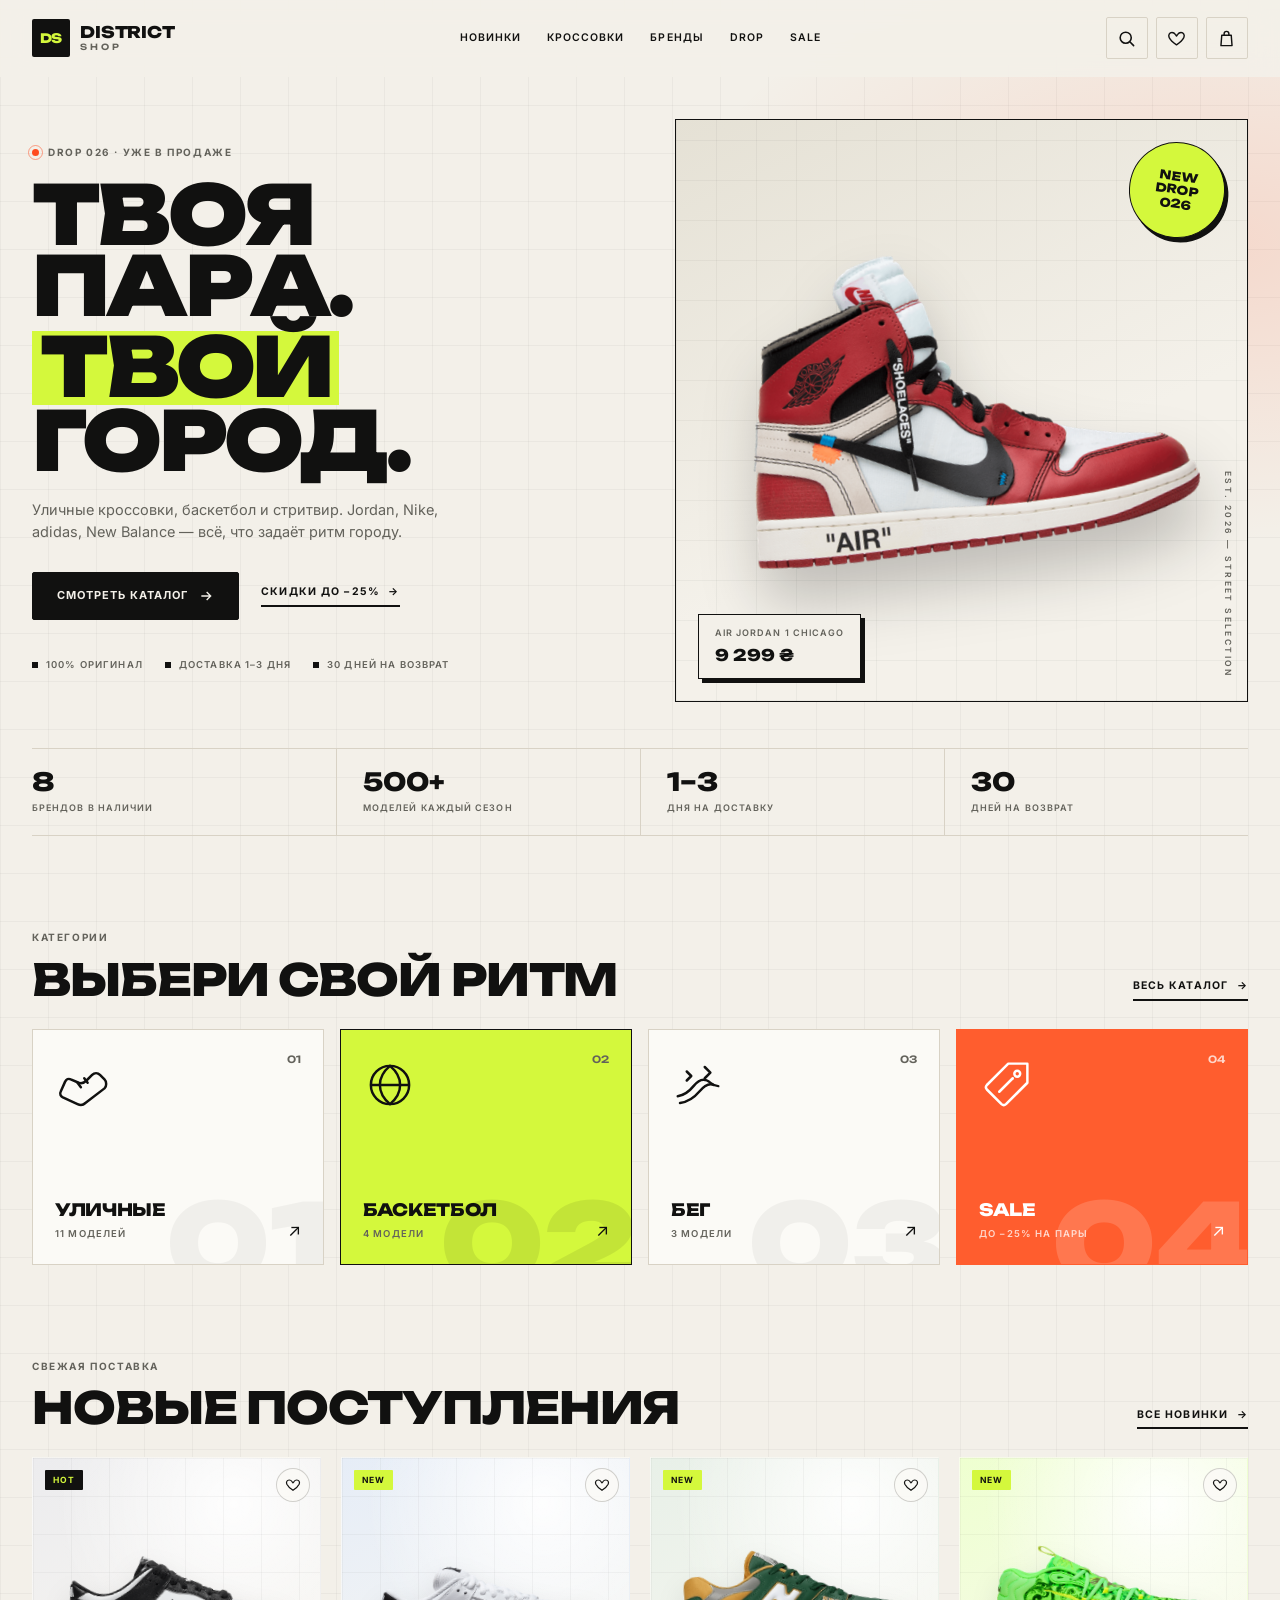
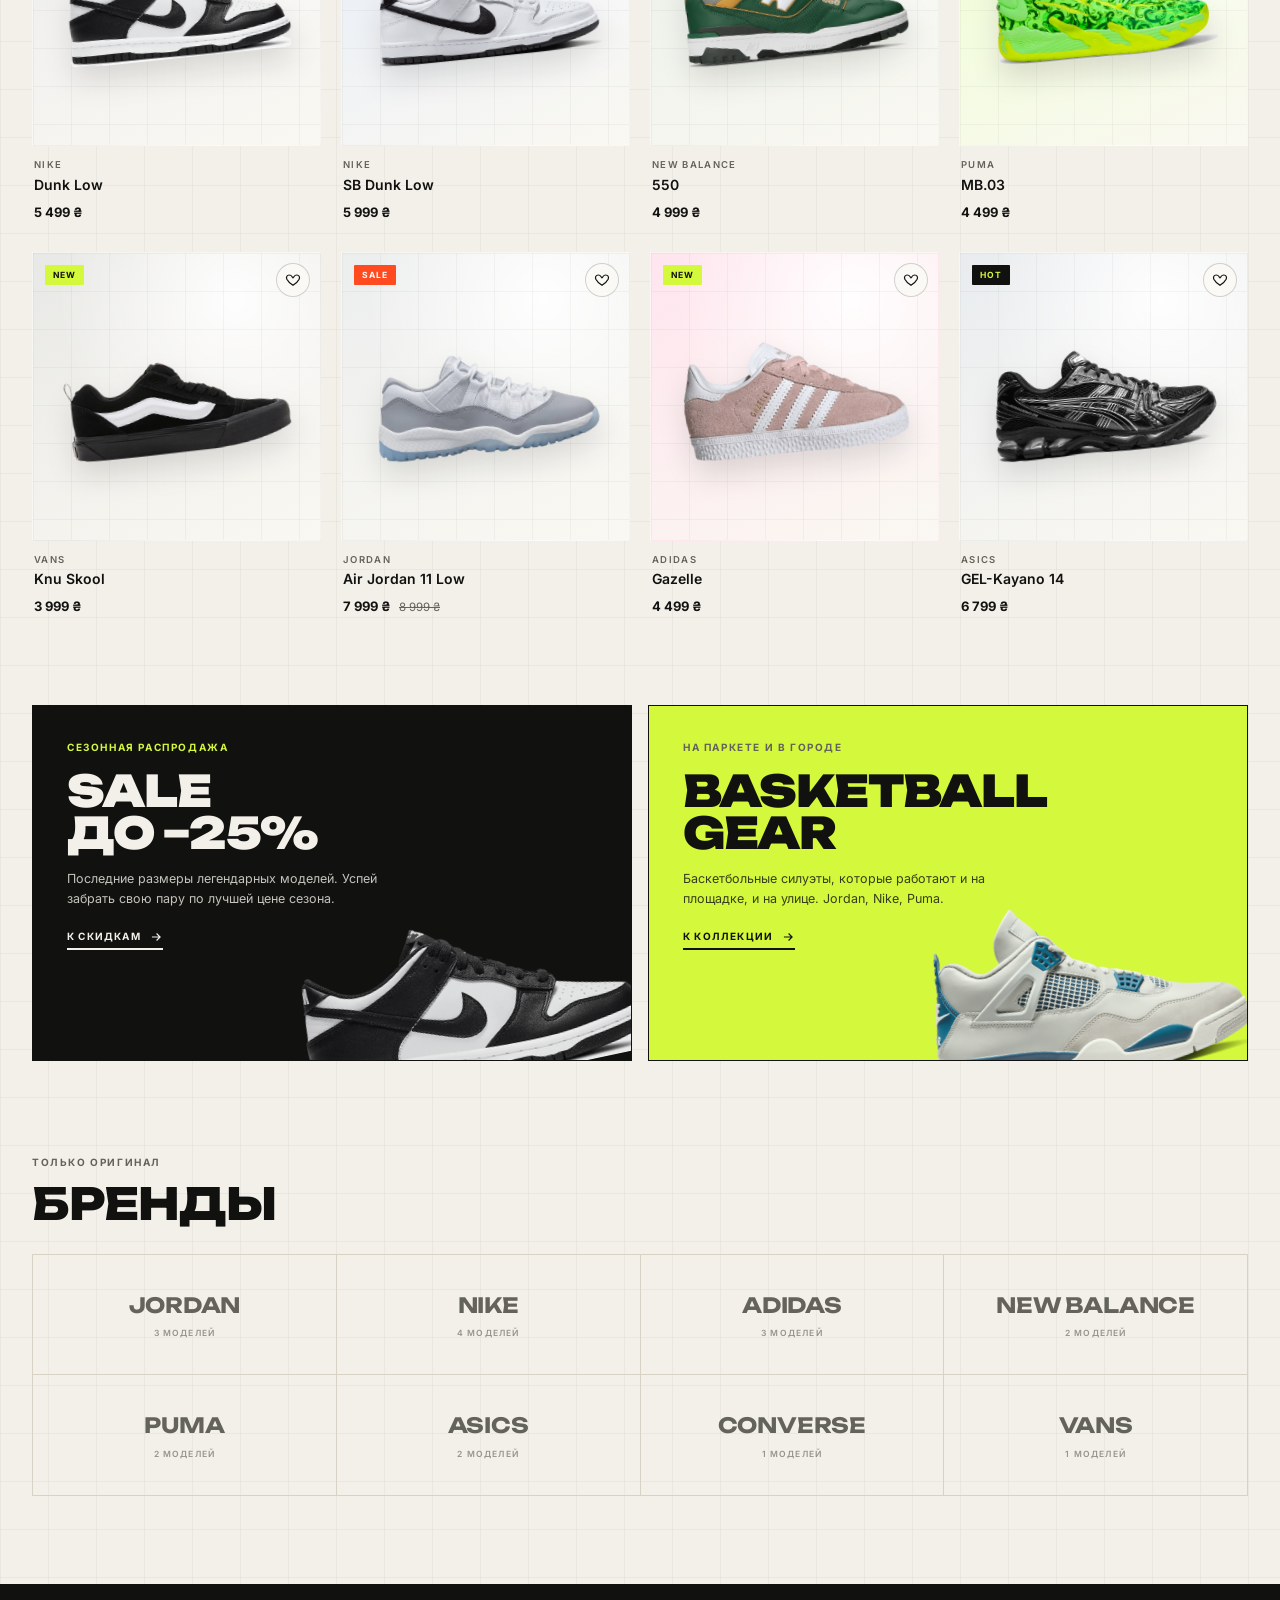
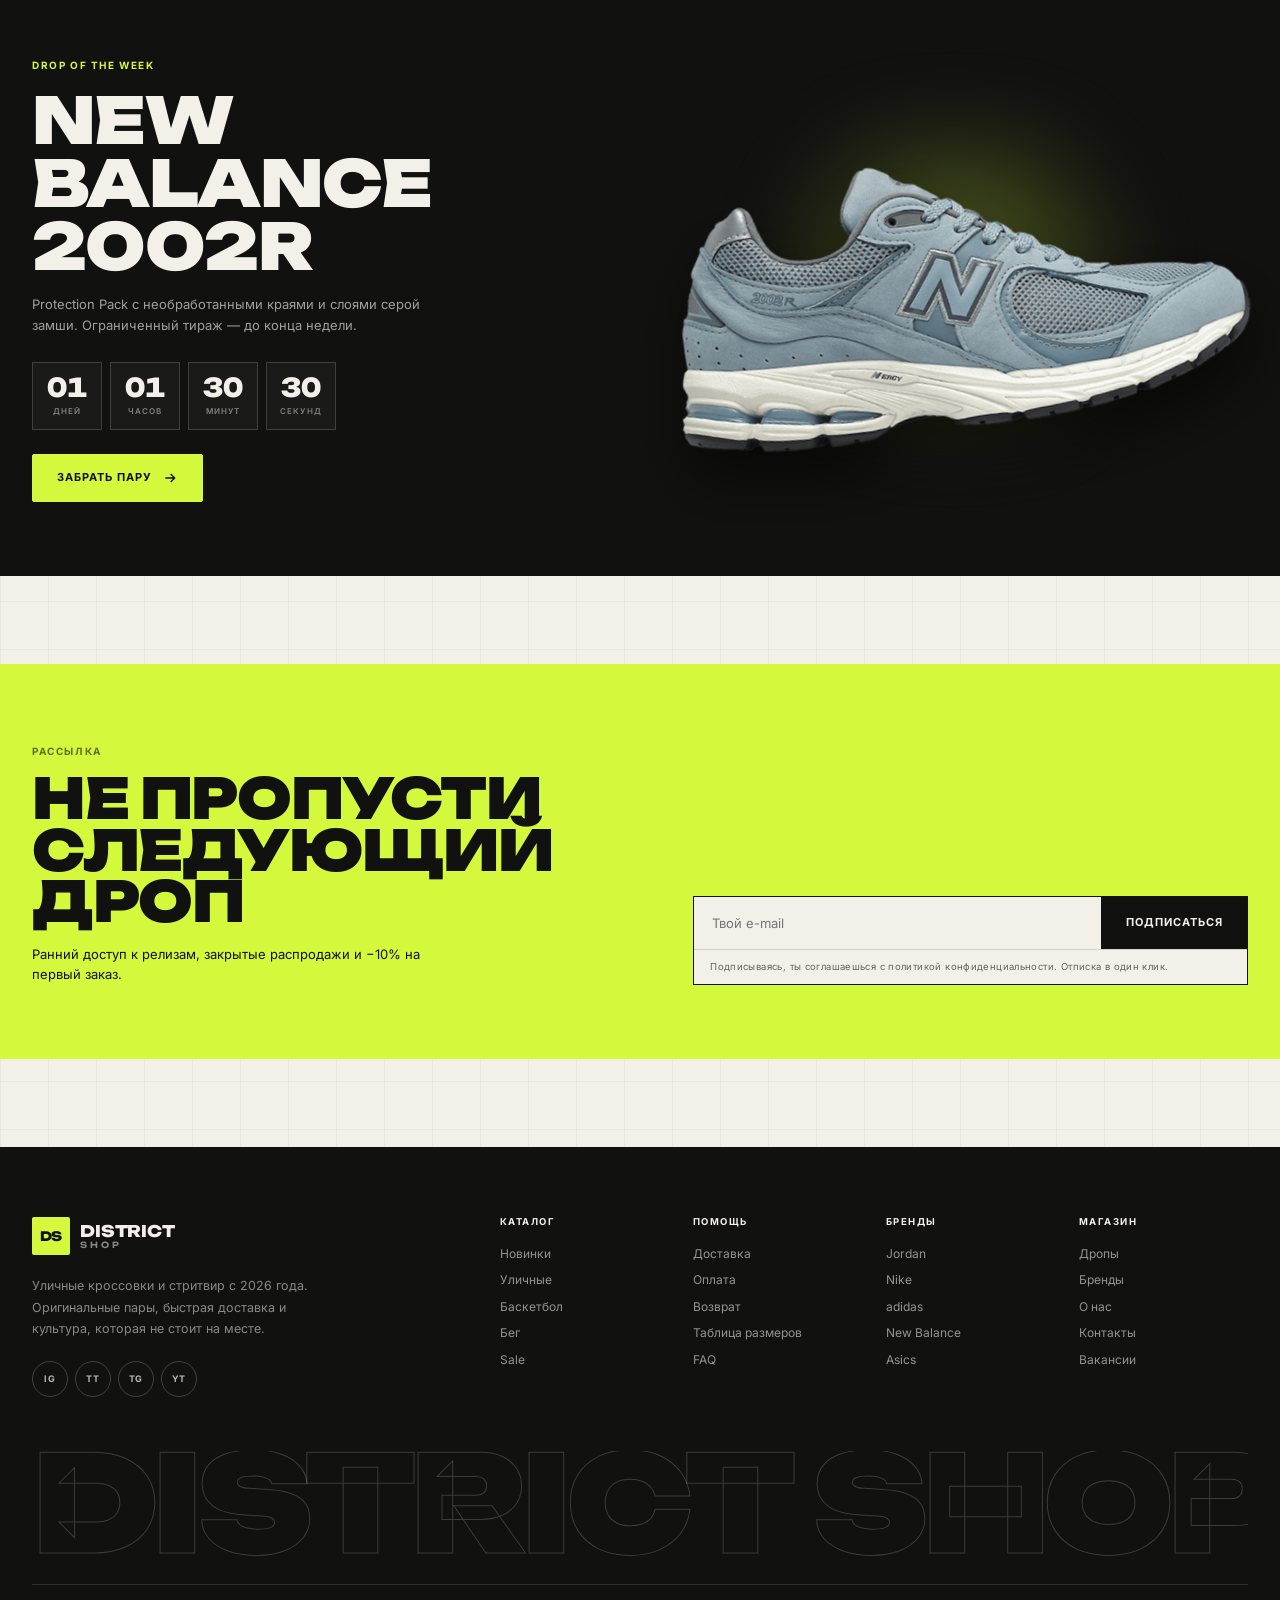
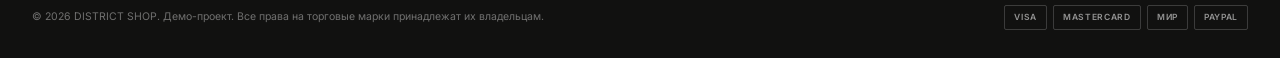
<file: index.html>
<!DOCTYPE html>
<html lang="ru">
<head>
  <meta charset="UTF-8">
  <meta name="viewport" content="width=device-width, initial-scale=1.0">
  <title>DISTRICT SHOP — уличные кроссовки, баскетбол и стритвир</title>
  <meta name="description" content="DISTRICT SHOP — магазин оригинальных уличных кроссовок и стритвира. Jordan, Nike, adidas, New Balance, Puma, Asics. Доставка 1–3 дня, возврат 30 дней.">
  <link rel="preconnect" href="https://fonts.googleapis.com">
  <link rel="preconnect" href="https://fonts.gstatic.com" crossorigin>
  <link href="https://fonts.googleapis.com/css2?family=Inter:wght@400;500;600;700&family=Unbounded:wght@400;600;700;800;900&display=swap" rel="stylesheet">
  <link rel="stylesheet" href="css/styles.css">
</head>
<body data-page="home">
  <div id="site-header"></div>

  <main>
    <section class="hero">
      <div class="container hero-grid">
        <div class="hero-copy">
          <span class="eyebrow"><span class="pulse"></span> DROP 026 · УЖЕ В ПРОДАЖЕ</span>
          <h1 class="hero-title">ТВОЯ<br>ПAРA.<br><span class="mark">ТВОЙ</span> ГОРОД.</h1>
          <p class="hero-text">Уличные кроссовки, баскетбол и стритвир. Jordan, Nike, adidas, New Balance — всё, что задаёт ритм городу.</p>
          <div class="hero-actions">
            <a class="btn btn--dark" href="catalog.html">
              Смотреть каталог
              <svg viewBox="0 0 24 24" fill="none" stroke="currentColor" stroke-width="2"><path d="M5 12h14M13 6l6 6-6 6"/></svg>
            </a>
              <a class="link-arrow" href="catalog.html?sale=1">Скидки до −25%</a>
          </div>
          <ul class="hero-tags">
            <li>100% оригинал</li>
            <li>Доставка 1–3 дня</li>
            <li>30 дней на возврат</li>
          </ul>
        </div>

        <div class="hero-media">
          <div class="hero-art" id="hero-art"></div>
          <div class="hero-sticker">NEW<br>DROP<br>026</div>
          <div class="hero-price-card">
            <span>Air Jordan 1 Chicago</span>
            <strong>9 299 ₴</strong>
          </div>
          <span class="hero-side-label">EST. 2026 — STREET SELECTION</span>
        </div>
      </div>

      <div class="container">
        <div class="stats">
          <div class="stat"><strong>8</strong><span>брендов в наличии</span></div>
          <div class="stat"><strong>500+</strong><span>моделей каждый сезон</span></div>
          <div class="stat"><strong>1–3</strong><span>дня на доставку</span></div>
          <div class="stat"><strong>30</strong><span>дней на возврат</span></div>
        </div>
      </div>
    </section>

    <section class="section">
      <div class="container">
        <div class="section-head">
          <div>
            <span class="eyebrow">Категории</span>
            <h2>ВЫБЕРИ СВОЙ РИТМ</h2>
          </div>
          <a class="link-arrow" href="catalog.html">Весь каталог</a>
        </div>

        <div class="cat-grid">
          <a class="cat-card" href="catalog.html?category=street" data-index="01">
            <span class="cat-index">01</span>
            <span class="cat-icon">
              <svg viewBox="0 0 48 48" fill="none" stroke="currentColor" stroke-width="2.2" stroke-linecap="round" stroke-linejoin="round"><path d="M5 30l4-9c1-2 3-3 5-2l7 3c3 1 5 0 7-2l5-5c2-2 5-2 7 0l4 4c2 2 2 6 0 8L27 40c-2 2-5 2-7 1L7 35c-2-1-3-3-2-5z"/><path d="M20 22l3 4M26 18l3 4"/></svg>
            </span>
            <span class="cat-info">
              <strong>Уличные</strong>
              <em><span data-count-cat="street">0</span> моделей</em>
            </span>
            <span class="cat-arrow">↗</span>
          </a>

          <a class="cat-card cat-card--volt" href="catalog.html?category=basketball" data-index="02">
            <span class="cat-index">02</span>
            <span class="cat-icon">
              <svg viewBox="0 0 48 48" fill="none" stroke="currentColor" stroke-width="2.2"><circle cx="24" cy="24" r="17"/><path d="M7 24h34M24 7c6 5 9 10 9 17s-3 12-9 17c-6-5-9-10-9-17s3-12 9-17z"/></svg>
            </span>
            <span class="cat-info">
              <strong>Баскетбол</strong>
              <em><span data-count-cat="basketball">0</span> моделей</em>
            </span>
            <span class="cat-arrow">↗</span>
          </a>

          <a class="cat-card" href="catalog.html?category=running" data-index="03">
            <span class="cat-index">03</span>
            <span class="cat-icon">
              <svg viewBox="0 0 48 48" fill="none" stroke="currentColor" stroke-width="2.2" stroke-linecap="round" stroke-linejoin="round"><path d="M6 34c6-1 10-4 14-9s8-7 12-5 5 5 10 5"/><path d="M8 40c7-1 12-4 17-10s9-8 13-6"/><path d="M30 8l5 5-5 5M14 12l4 4-4 4"/></svg>
            </span>
            <span class="cat-info">
              <strong>Бег</strong>
              <em><span data-count-cat="running">0</span> моделей</em>
            </span>
            <span class="cat-arrow">↗</span>
          </a>

          <a class="cat-card cat-card--orange" href="catalog.html?sale=1" data-index="04">
            <span class="cat-index">04</span>
            <span class="cat-icon">
              <svg viewBox="0 0 48 48" fill="none" stroke="currentColor" stroke-width="2.2" stroke-linecap="round" stroke-linejoin="round"><path d="M26 5L7 24a3 3 0 000 4l13 13a3 3 0 004 0L43 22V5H26z"/><circle cx="34" cy="14" r="2.6"/><path d="M18 30l12-12"/></svg>
            </span>
            <span class="cat-info">
              <strong>Sale</strong>
              <em>до −25% на пары</em>
            </span>
            <span class="cat-arrow">↗</span>
          </a>
        </div>
      </div>
    </section>

    <section class="section" id="new">
      <div class="container">
        <div class="section-head">
          <div>
            <span class="eyebrow">Свежая поставка</span>
            <h2>НОВЫЕ ПОСТУПЛЕНИЯ</h2>
          </div>
          <a class="link-arrow" href="catalog.html?filter=new">Все новинки</a>
        </div>
        <div class="product-grid" id="new-arrivals"></div>
      </div>
    </section>

    <section class="section">
      <div class="container">
        <div class="promo-grid">
          <a class="promo promo--dark" href="catalog.html?sale=1">
            <div class="promo-copy">
              <span class="eyebrow eyebrow--light">Сезонная распродажа</span>
              <h3>SALE<br>ДО −25%</h3>
              <p>Последние размеры легендарных моделей. Успей забрать свою пару по лучшей цене сезона.</p>
              <span class="promo-link">К скидкам <svg viewBox="0 0 24 24" fill="none" stroke="currentColor" stroke-width="2"><path d="M5 12h14M13 6l6 6-6 6"/></svg></span>
            </div>
            <div class="promo-art" id="promo-art-1"></div>
          </a>

          <a class="promo promo--volt" href="catalog.html?category=basketball">
            <div class="promo-copy">
              <span class="eyebrow">На паркете и в городе</span>
              <h3>BASKETBALL<br>GEAR</h3>
              <p>Баскетбольные силуэты, которые работают и на площадке, и на улице. Jordan, Nike, Puma.</p>
              <span class="promo-link">К коллекции <svg viewBox="0 0 24 24" fill="none" stroke="currentColor" stroke-width="2"><path d="M5 12h14M13 6l6 6-6 6"/></svg></span>
            </div>
            <div class="promo-art" id="promo-art-2"></div>
          </a>
        </div>
      </div>
    </section>

    <section class="section" id="brands">
      <div class="container">
        <div class="section-head">
          <div>
            <span class="eyebrow">Только оригинал</span>
            <h2>БРЕНДЫ</h2>
          </div>
        </div>
        <div class="brand-grid" id="brand-grid"></div>
      </div>
    </section>

    <section class="drop" id="drop">
      <div class="container drop-grid">
        <div class="drop-copy">
          <span class="eyebrow eyebrow--light">Drop of the week</span>
          <h2>NEW BALANCE<br>2002R</h2>
          <p>Protection Pack с необработанными краями и слоями серой замши. Ограниченный тираж — до конца недели.</p>
          <div class="countdown" id="countdown" aria-label="До конца дропа">
            <div class="cd-cell"><strong id="cd-days">00</strong><span>дней</span></div>
            <div class="cd-cell"><strong id="cd-hours">00</strong><span>часов</span></div>
            <div class="cd-cell"><strong id="cd-mins">00</strong><span>минут</span></div>
            <div class="cd-cell"><strong id="cd-secs">00</strong><span>секунд</span></div>
          </div>
          <a class="btn btn--volt" href="product.html?id=nb-2002r">
            Забрать пару
            <svg viewBox="0 0 24 24" fill="none" stroke="currentColor" stroke-width="2"><path d="M5 12h14M13 6l6 6-6 6"/></svg>
          </a>
        </div>
        <div class="drop-art" id="drop-art"></div>
      </div>
    </section>

    <section class="newsletter">
      <div class="container newsletter-inner">
        <div class="newsletter-copy">
          <span class="eyebrow">Рассылка</span>
          <h2>НЕ ПРОПУСТИ<br>СЛЕДУЮЩИЙ ДРОП</h2>
          <p>Ранний доступ к релизам, закрытые распродажи и −10% на первый заказ.</p>
        </div>
        <form class="newsletter-form" id="newsletter-form">
          <input type="email" name="email" placeholder="Твой e-mail" aria-label="E-mail" required>
          <button type="submit" class="btn btn--dark">Подписаться</button>
          <p class="newsletter-note">Подписываясь, ты соглашаешься с политикой конфиденциальности. Отписка в один клик.</p>
        </form>
      </div>
    </section>
  </main>

  <div id="site-footer"></div>

  <script src="js/data.js"></script>
  <script src="js/art.js"></script>
  <script src="js/app.js"></script>
  <script src="js/home.js"></script>
</body>
</html>
</file>
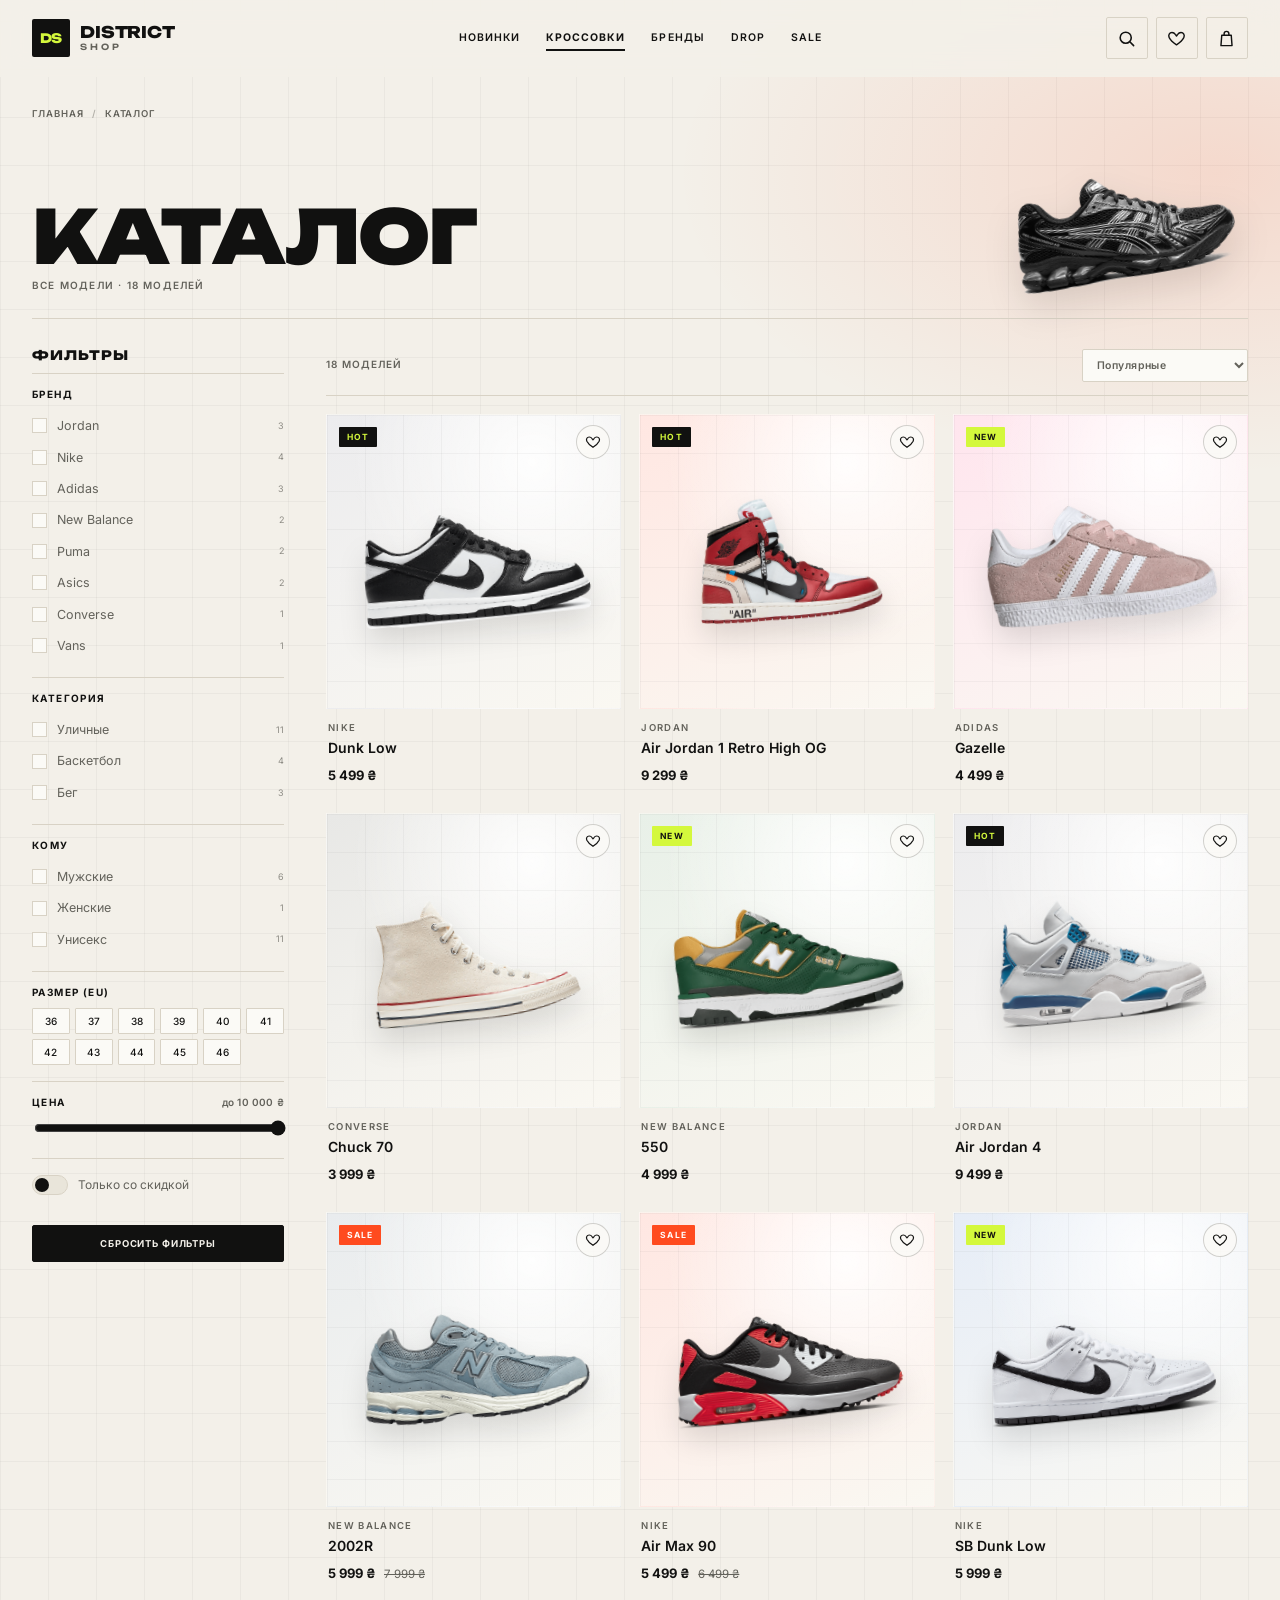
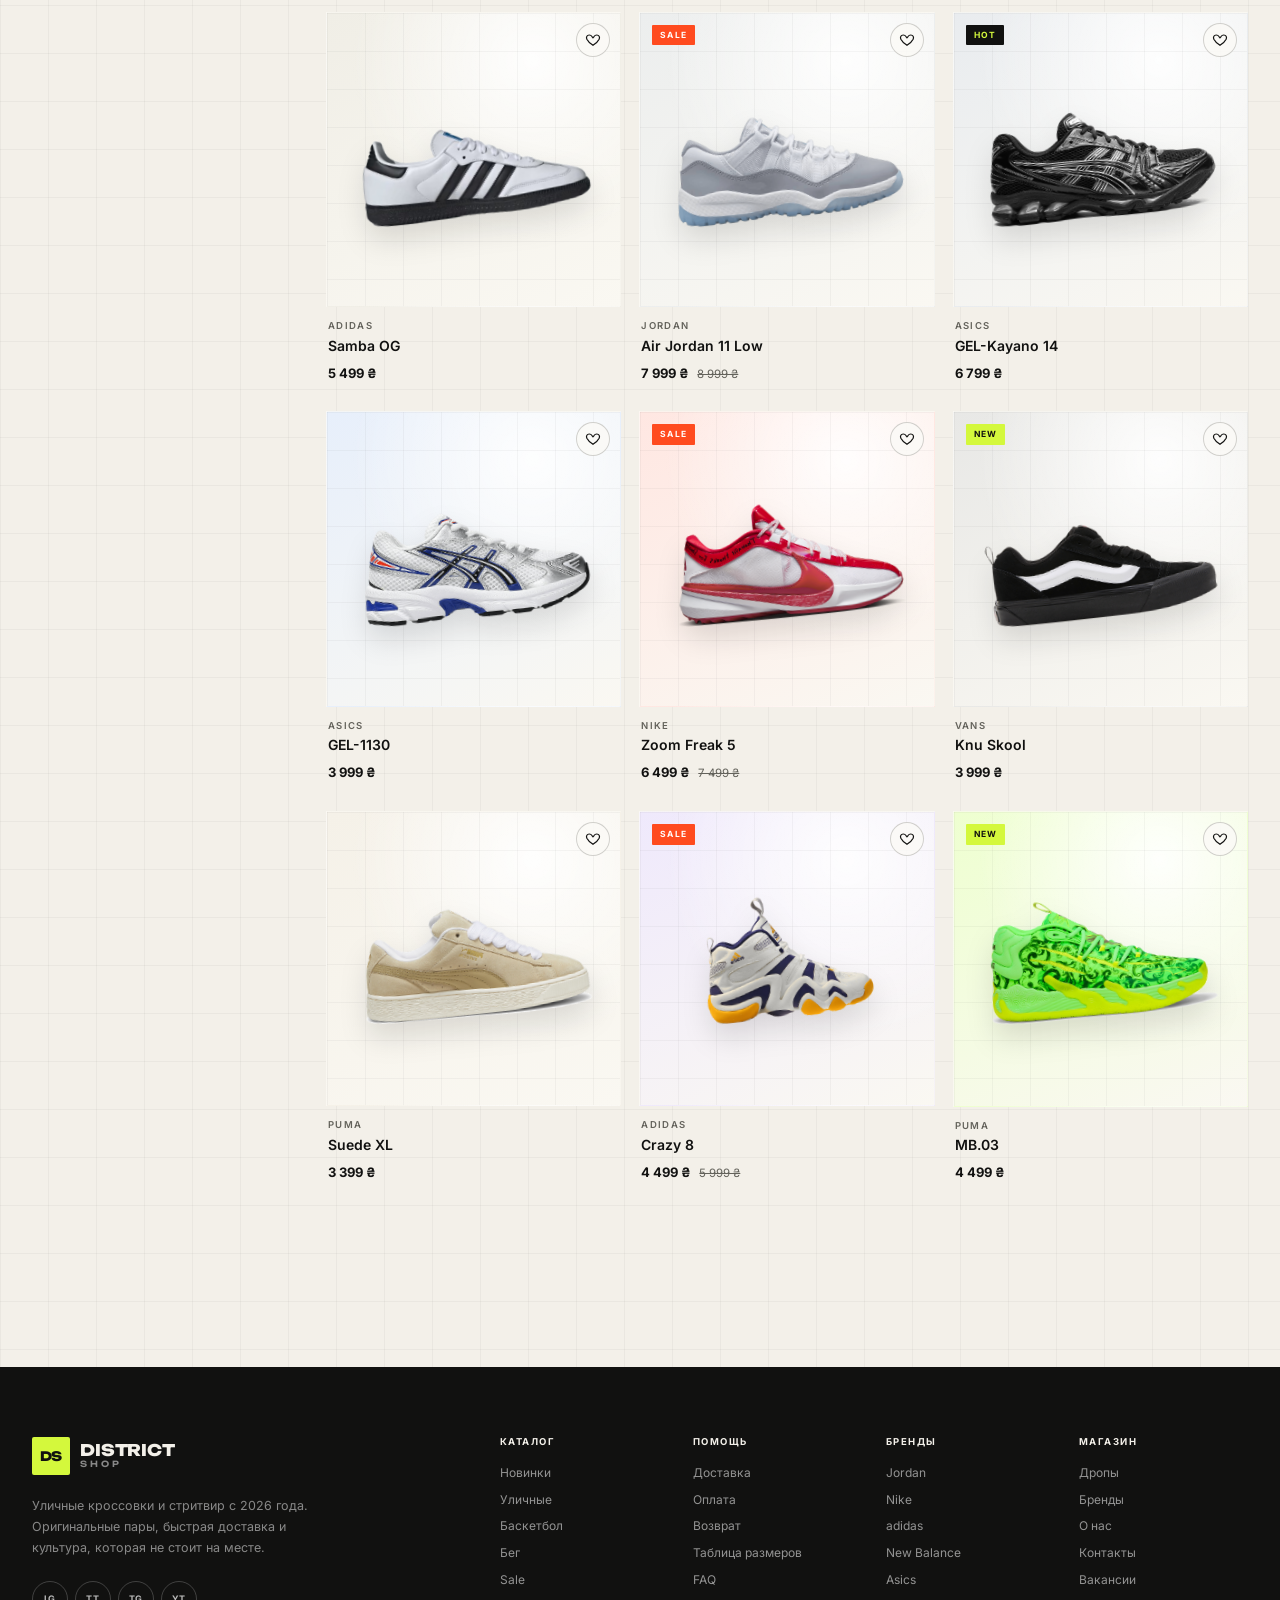
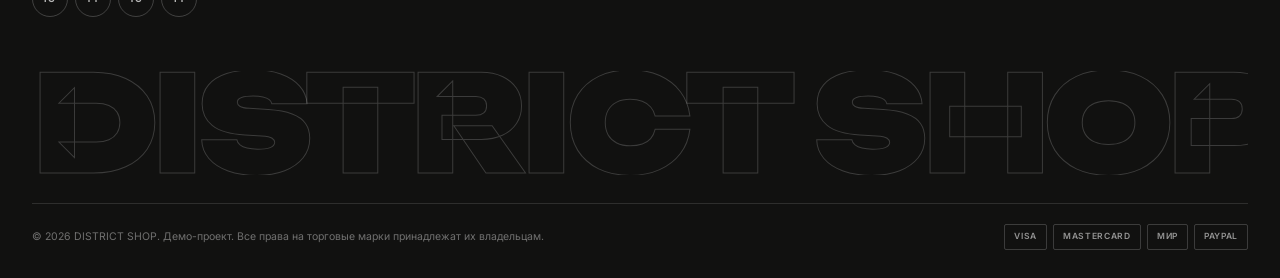
<file: catalog.html>
<!DOCTYPE html>
<html lang="ru">
<head>
  <meta charset="UTF-8">
  <meta name="viewport" content="width=device-width, initial-scale=1.0">
  <title>Каталог — DISTRICT SHOP</title>
  <meta name="description" content="Каталог уличных кроссовок DISTRICT SHOP: Jordan, Nike, adidas, New Balance, Puma, Asics, Converse, Vans. Фильтры по бренду, размеру и цене.">
  <link rel="preconnect" href="https://fonts.googleapis.com">
  <link rel="preconnect" href="https://fonts.gstatic.com" crossorigin>
  <link href="https://fonts.googleapis.com/css2?family=Inter:wght@400;500;600;700&family=Unbounded:wght@400;600;700;800;900&display=swap" rel="stylesheet">
  <link rel="stylesheet" href="css/styles.css">
</head>
<body data-page="catalog">
  <div id="site-header"></div>

  <main class="page">
    <div class="container">
      <nav class="breadcrumbs" aria-label="Хлебные крошки">
        <a href="index.html">Главная</a><span class="sep">/</span><span>Каталог</span>
      </nav>

      <header class="page-head">
        <div>
          <h1>КАТАЛОГ</h1>
          <p id="catalog-sub">Все модели · оригинал</p>
        </div>
        <div class="page-head-art" id="catalog-art" aria-hidden="true"></div>
      </header>

      <div class="catalog-layout">
        <div class="filters-backdrop" id="filters-backdrop"></div>
        <aside class="filters" id="filters" aria-label="Фильтры">
          <div class="filters-head">
            <h2>Фильтры</h2>
            <button class="icon-btn filters-close" id="filters-close" aria-label="Закрыть фильтры">
              <svg viewBox="0 0 24 24" fill="none" stroke="currentColor" stroke-width="2" stroke-linecap="round"><path d="M5 5l14 14M19 5L5 19"/></svg>
            </button>
          </div>

          <div class="filter-group">
            <h3>Бренд</h3>
            <div class="check-list" id="brand-filters"></div>
          </div>

          <div class="filter-group">
            <h3>Категория</h3>
            <div class="check-list" id="category-filters"></div>
          </div>

          <div class="filter-group">
            <h3>Кому</h3>
            <div class="check-list" id="gender-filters"></div>
          </div>

          <div class="filter-group">
            <h3>Размер (EU)</h3>
            <div class="size-grid size-grid--filters" id="size-filters"></div>
          </div>

          <div class="filter-group">
            <h3>Цена <output id="price-out">до 10 000 ₴</output></h3>
            <input class="range" type="range" id="price-filter" min="3000" max="10000" step="500" value="10000" aria-label="Максимальная цена">
          </div>

          <div class="filter-group">
            <label class="switch">
              <input type="checkbox" id="sale-filter">
              <span class="switch-track"></span>
              Только со скидкой
            </label>
          </div>

          <button class="btn btn--dark btn--wide" id="reset-filters">Сбросить фильтры</button>
        </aside>

        <section class="catalog-main" aria-label="Результаты">
          <div class="catalog-toolbar">
            <button class="btn btn--ghost filters-toggle" id="filters-open">Фильтры</button>
            <span class="catalog-count" id="catalog-count">Загрузка каталога…</span>
            <label class="sort">
              <span>Сортировка</span>
              <select id="sort-select" aria-label="Сортировка">
                <option value="popular">Популярные</option>
                <option value="new">Сначала новинки</option>
                <option value="price-asc">Цена: по возрастанию</option>
                <option value="price-desc">Цена: по убыванию</option>
              </select>
            </label>
          </div>

          <div class="chips" id="active-chips"></div>
          <div class="product-grid" id="catalog-grid"></div>

          <div class="empty-state" id="catalog-empty" hidden>
            <div class="drawer-empty-icon">
              <svg viewBox="0 0 24 24" fill="none" stroke="currentColor" stroke-width="1.6" stroke-linecap="round"><circle cx="11" cy="11" r="7"/><path d="M16.5 16.5L21 21"/></svg>
            </div>
            <h3>Ничего не нашлось</h3>
            <p>Попробуй убрать часть фильтров или поискать другую модель.</p>
            <button class="btn btn--dark" id="empty-reset">Сбросить фильтры</button>
          </div>
        </section>
      </div>
    </div>
  </main>

  <div id="site-footer"></div>

  <script src="js/data.js"></script>
  <script src="js/art.js"></script>
  <script src="js/app.js"></script>
  <script src="js/catalog.js"></script>
</body>
</html>
</file>
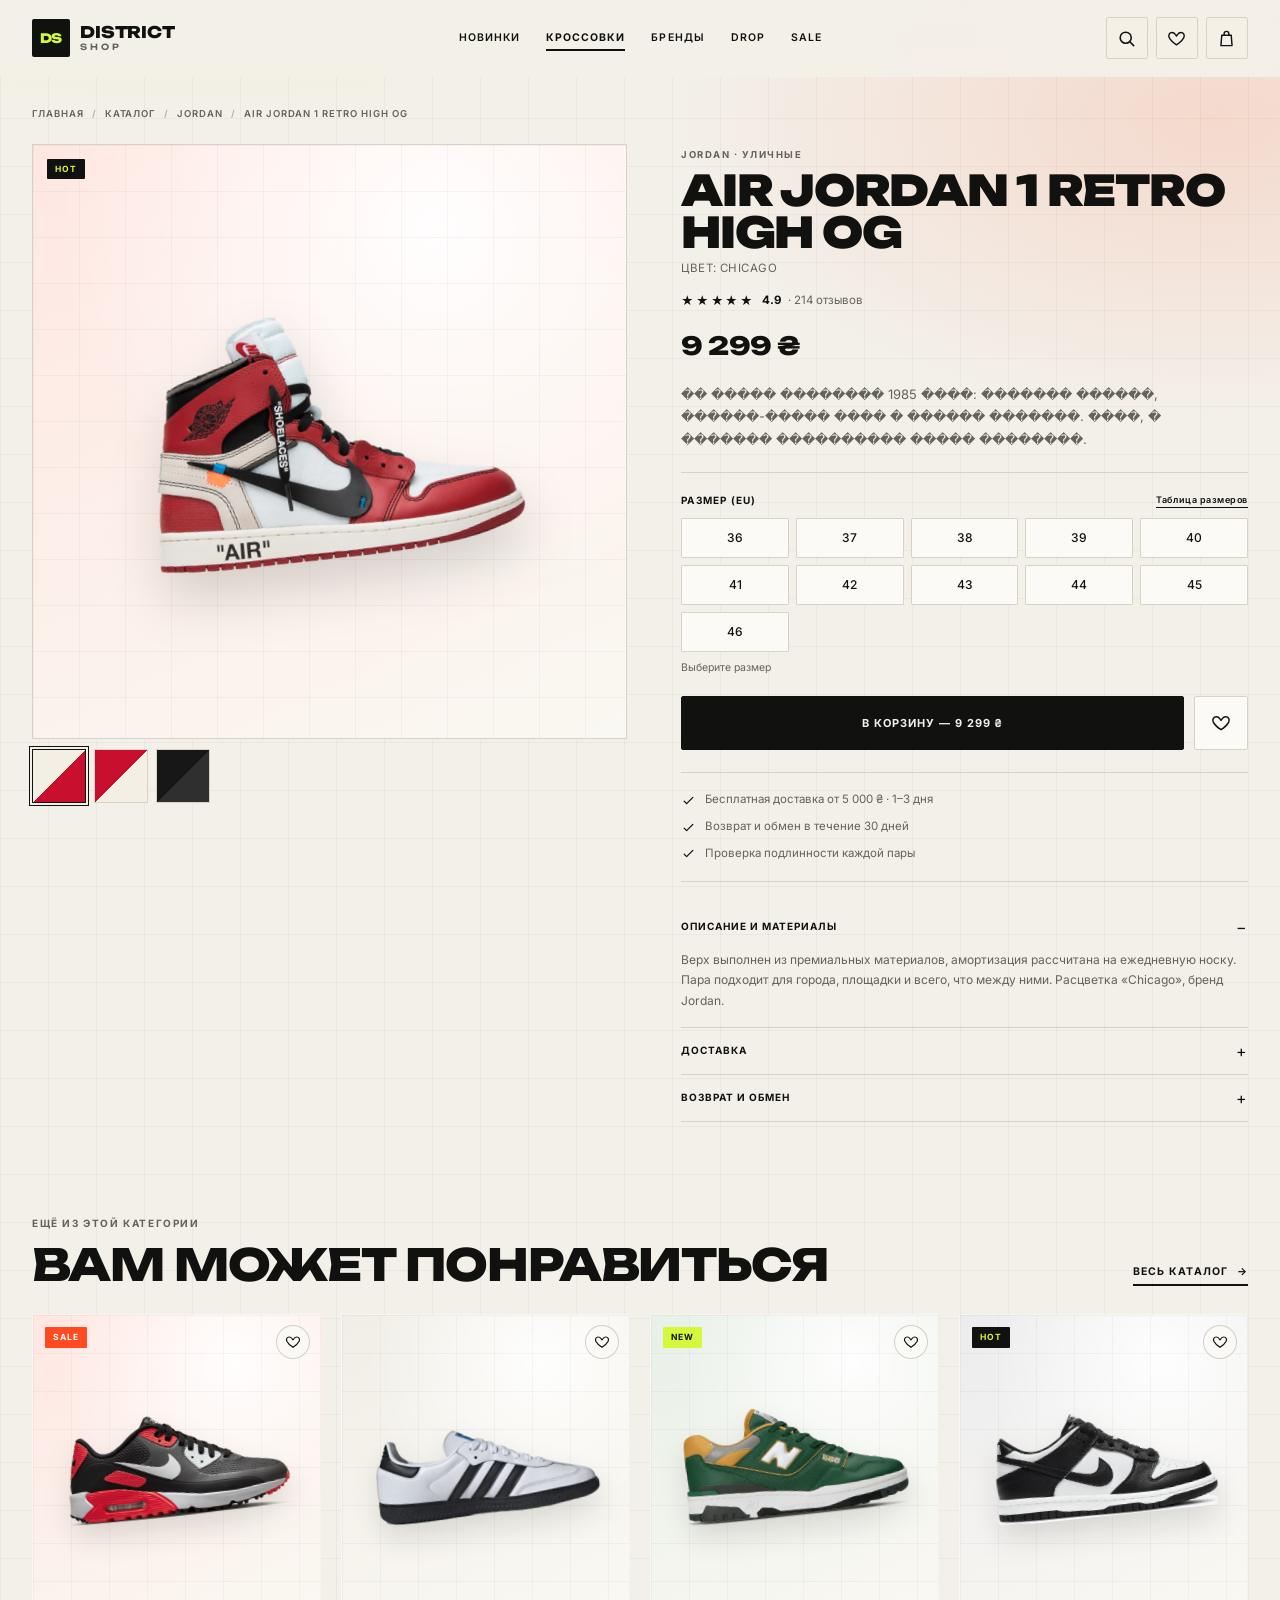
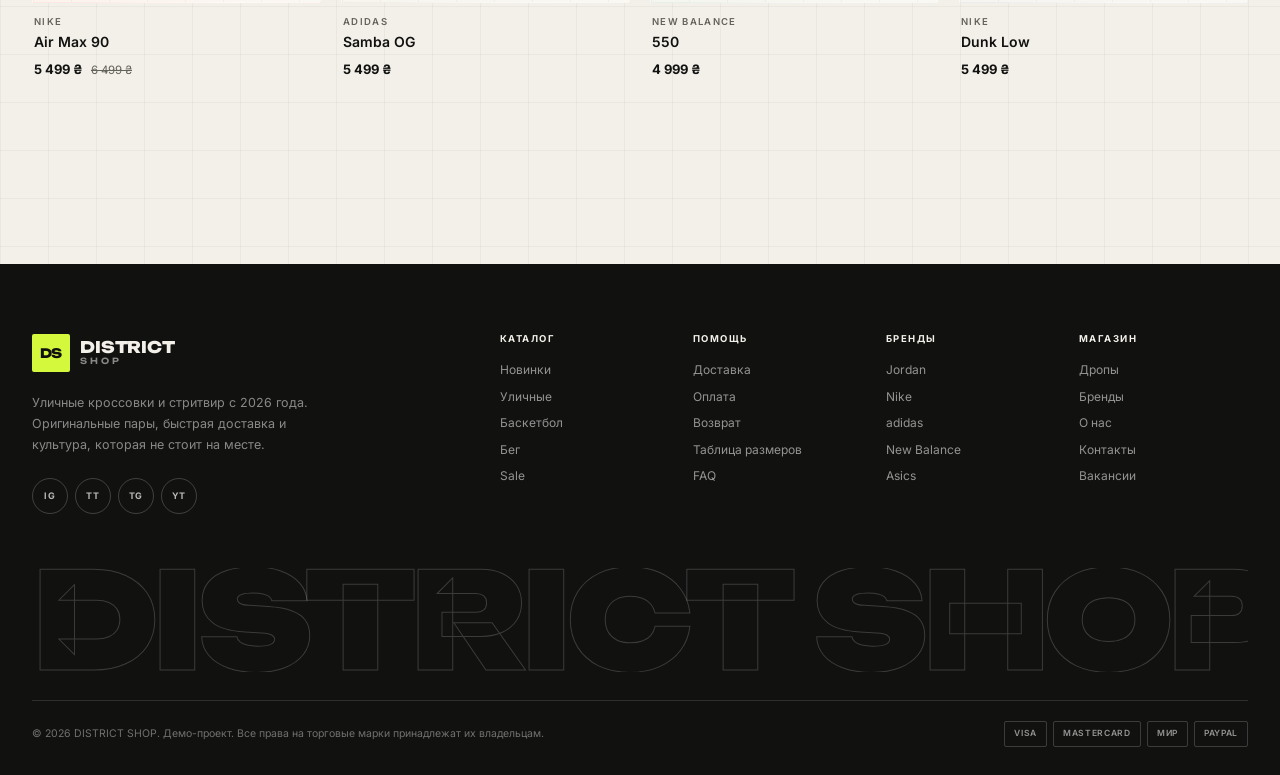
<file: product.html>
<!DOCTYPE html>
<html lang="ru">
<head>
  <meta charset="UTF-8">
  <meta name="viewport" content="width=device-width, initial-scale=1.0">
  <title>Товар — DISTRICT SHOP</title>
  <meta name="description" content="Карточка товара DISTRICT SHOP: оригинальные уличные кроссовки, выбор размера и быстрая доставка.">
  <link rel="preconnect" href="https://fonts.googleapis.com">
  <link rel="preconnect" href="https://fonts.gstatic.com" crossorigin>
  <link href="https://fonts.googleapis.com/css2?family=Inter:wght@400;500;600;700&family=Unbounded:wght@400;600;700;800;900&display=swap" rel="stylesheet">
  <link rel="stylesheet" href="css/styles.css">
</head>
<body data-page="product">
  <div id="site-header"></div>

  <main class="page">
    <div class="container">
      <nav class="breadcrumbs" id="product-crumbs" aria-label="Хлебные крошки">
        <a href="index.html">Главная</a><span class="sep">/</span><a href="catalog.html">Каталог</a>
      </nav>

      <div id="product-root"></div>

      <section class="related" aria-label="Похожие модели">
        <div class="section-head">
          <div>
            <span class="eyebrow">Ещё из этой категории</span>
            <h2>ВАМ МОЖЕТ ПОНРАВИТЬСЯ</h2>
          </div>
          <a class="link-arrow" href="catalog.html">Весь каталог</a>
        </div>
        <div class="product-grid" id="related-grid"></div>
      </section>
    </div>
  </main>

  <div id="site-footer"></div>

  <script src="js/data.js"></script>
  <script src="js/art.js"></script>
  <script src="js/app.js"></script>
  <script src="js/product.js"></script>
</body>
</html>
</file>
<file: css/styles.css>
/* ==================================================================
   DISTRICT SHOP — storefront styles
   ================================================================== */

:root {
  --paper: #f3f0e9;
  --paper-2: #e9e5da;
  --card: #fbfaf6;
  --ink: #111110;
  --ink-soft: #63625b;
  --line: #d8d2c5;
  --volt: #d4f83c;
  --orange: #ff4b1f;
  --font-body: "Inter", "Segoe UI", Arial, sans-serif;
  --font-display: "Unbounded", "Arial Black", Arial, sans-serif;
  --font-graffiti: "Sedgwick Ave", "Permanent Marker", cursive;
  --header-h: 76px;
  --ease: cubic-bezier(0.22, 0.75, 0.2, 1);
}

*,
*::before,
*::after {
  box-sizing: border-box;
}

html {
  scroll-behavior: smooth;
  scroll-padding-top: 100px;
}

body {
  margin: 0;
  background:
    radial-gradient(1200px 600px at 15% -10%, rgba(212, 248, 60, 0.22), transparent 60%),
    radial-gradient(900px 500px at 95% 5%, rgba(255, 75, 31, 0.14), transparent 60%),
    repeating-linear-gradient(0deg, rgba(17, 17, 16, 0.04) 0 1px, transparent 1px 48px),
    repeating-linear-gradient(90deg, rgba(17, 17, 16, 0.04) 0 1px, transparent 1px 48px),
    var(--paper);
  color: var(--ink);
  font-family: var(--font-body);
  font-size: 15px;
  line-height: 1.55;
  -webkit-font-smoothing: antialiased;
  overflow-x: hidden;
}

body.no-scroll {
  overflow: hidden;
}

::selection {
  background: var(--volt);
  color: var(--ink);
}

img,
svg {
  display: block;
  max-width: 100%;
}

a {
  color: inherit;
  text-decoration: none;
}

button,
input,
select {
  font: inherit;
  color: inherit;
}

button {
  cursor: pointer;
}

ul,
ol {
  margin: 0;
  padding: 0;
  list-style: none;
}

h1,
h2,
h3,
h4,
p,
figure {
  margin: 0;
}

h1,
h2,
h3,
h4 {
  font-family: var(--font-display);
  font-weight: 800;
  line-height: 0.98;
  letter-spacing: -0.025em;
  text-transform: uppercase;
}

[hidden] {
  display: none !important;
}

:focus-visible {
  outline: 2px solid var(--orange);
  outline-offset: 3px;
}

.container {
  width: min(100% - 64px, 1400px);
  margin-inline: auto;
}

@media (max-width: 720px) {
  .container {
    width: calc(100% - 32px);
  }
}

/* ------------------------------------------------------------------
   Buttons & small bits
   ------------------------------------------------------------------ */

.btn {
  display: inline-flex;
  align-items: center;
  justify-content: center;
  gap: 10px;
  padding: 15px 24px;
  border: 1px solid var(--ink);
  border-radius: 2px;
  background: transparent;
  color: var(--ink);
  font-family: var(--font-body);
  font-size: 11px;
  font-weight: 700;
  letter-spacing: 0.09em;
  text-transform: uppercase;
  line-height: 1;
  transition: background 0.25s var(--ease), color 0.25s var(--ease), border-color 0.25s var(--ease),
    transform 0.25s var(--ease), box-shadow 0.25s var(--ease);
}

.btn svg {
  width: 16px;
  height: 16px;
  flex: none;
}

.btn--dark {
  background: var(--ink);
  color: var(--paper);
}

.btn--dark:hover {
  background: var(--volt);
  border-color: var(--volt);
  color: var(--ink);
}

.btn--volt {
  background: var(--volt);
  border-color: var(--volt);
  color: var(--ink);
}

.btn--volt:hover {
  background: var(--paper);
  border-color: var(--paper);
}

.btn--ghost {
  border-color: var(--line);
  background: var(--card);
}

.btn--ghost:hover {
  border-color: var(--ink);
  background: var(--ink);
  color: var(--paper);
}

.btn--wide {
  width: 100%;
}

.icon-btn {
  position: relative;
  display: inline-grid;
  place-items: center;
  width: 42px;
  height: 42px;
  padding: 0;
  border: 1px solid var(--line);
  border-radius: 2px;
  background: transparent;
  color: var(--ink);
  transition: background 0.22s var(--ease), color 0.22s var(--ease), border-color 0.22s var(--ease);
}

.icon-btn svg {
  width: 19px;
  height: 19px;
}

.icon-btn:hover {
  background: var(--ink);
  border-color: var(--ink);
  color: var(--paper);
}

.icon-btn--light {
  border-color: rgba(255, 255, 255, 0.25);
  color: var(--paper);
}

.icon-btn--light:hover {
  background: var(--volt);
  border-color: var(--volt);
  color: var(--ink);
}

.eyebrow {
  display: inline-flex;
  align-items: center;
  gap: 9px;
  font-size: 10px;
  font-weight: 700;
  letter-spacing: 0.16em;
  text-transform: uppercase;
  color: var(--ink-soft);
}

.eyebrow--light {
  color: var(--volt);
}

.pulse {
  position: relative;
  width: 7px;
  height: 7px;
  border-radius: 50%;
  background: var(--orange);
}

.pulse::after {
  content: "";
  position: absolute;
  inset: -4px;
  border: 1px solid var(--orange);
  border-radius: 50%;
  opacity: 0.5;
  animation: pulse 2s ease-out infinite;
}

@keyframes pulse {
  0% {
    transform: scale(0.6);
    opacity: 0.7;
  }
  100% {
    transform: scale(1.7);
    opacity: 0;
  }
}

.link-arrow {
  display: inline-flex;
  align-items: center;
  gap: 8px;
  padding-bottom: 4px;
  border-bottom: 2px solid var(--ink);
  font-size: 10.5px;
  font-weight: 700;
  letter-spacing: 0.12em;
  text-transform: uppercase;
  transition: color 0.2s, border-color 0.2s;
}

.link-arrow::after {
  content: "→";
  transition: transform 0.25s var(--ease);
}

.link-arrow:hover::after {
  transform: translateX(4px);
}

.section {
  padding-top: 88px;
}

.section-head {
  display: flex;
  align-items: flex-end;
  justify-content: space-between;
  gap: 24px;
  margin-bottom: 28px;
}

.section-head h2 {
  margin-top: 10px;
  font-size: clamp(26px, 3.6vw, 44px);
}

/* ------------------------------------------------------------------
   Announcement bar + header
   ------------------------------------------------------------------ */

.announce {
  overflow: hidden;
  background: var(--ink);
  color: var(--paper-2);
  border-bottom: 1px solid rgba(255, 255, 255, 0.08);
}

.announce-track {
  display: flex;
  align-items: center;
  gap: 26px;
  width: max-content;
  padding: 8px 0;
  font-size: 9.5px;
  font-weight: 600;
  letter-spacing: 0.16em;
  text-transform: uppercase;
  white-space: nowrap;
}

.announce-track span:nth-child(even) {
  color: var(--volt);
}

@keyframes announce-scroll {
  to {
    transform: translateX(-50%);
  }
}

.site-header {
  position: sticky;
  top: 0;
  z-index: 100;
  background: rgba(243, 240, 233, 0.92);
  border-bottom: 1px solid transparent;
  backdrop-filter: blur(14px);
  transition: border-color 0.25s, box-shadow 0.25s;
}

.site-header.is-scrolled {
  border-color: var(--line);
  box-shadow: 0 12px 30px -22px rgba(0, 0, 0, 0.5);
}

.header-inner {
  display: flex;
  align-items: center;
  gap: 28px;
  height: var(--header-h);
}

.logo {
  display: inline-flex;
  align-items: center;
  gap: 10px;
  flex: none;
}

.logo-mark {
  display: grid;
  place-items: center;
  width: 38px;
  height: 38px;
  border-radius: 2px;
  background: var(--ink);
  color: var(--volt);
  font-family: var(--font-display);
  font-size: 13px;
  font-weight: 800;
  letter-spacing: -0.04em;
}

.logo-word {
  display: flex;
  flex-direction: column;
  font-family: var(--font-display);
  font-size: 16px;
  font-weight: 800;
  line-height: 0.95;
  letter-spacing: -0.01em;
}

.logo-word em {
  margin-top: 2px;
  font-style: normal;
  font-size: 8.5px;
  font-weight: 600;
  letter-spacing: 0.34em;
  color: var(--ink-soft);
}

.logo--light {
  color: var(--paper);
}

.logo--light .logo-mark {
  background: var(--volt);
  color: var(--ink);
}

.logo--light .logo-word em {
  color: rgba(255, 255, 255, 0.5);
}

.logo--light .logo-mark {
  background: var(--volt);
  color: var(--ink);
}

.logo--light .logo-word em {
  color: rgba(255, 255, 255, 0.5);
}

.main-nav {
  display: flex;
  align-items: center;
  gap: 26px;
  margin-inline: auto;
}

.main-nav a {
  position: relative;
  padding: 5px 0;
  font-size: 10.5px;
  font-weight: 600;
  letter-spacing: 0.1em;
  text-transform: uppercase;
  transition: color 0.2s;
}

.main-nav a::after {
  content: "";
  position: absolute;
  left: 0;
  bottom: 0;
  width: 100%;
  height: 2px;
  background: var(--ink);
  transform: scaleX(0);
  transform-origin: left;
  transition: transform 0.28s var(--ease);
}

.main-nav a:hover::after,
.main-nav a.is-active::after {
  transform: scaleX(1);
}

.main-nav a.is-active {
  font-weight: 700;
}

.header-actions {
  display: flex;
  align-items: center;
  gap: 8px;
  flex: none;
}

.count-badge {
  position: absolute;
  top: -5px;
  right: -5px;
  display: grid;
  place-items: center;
  min-width: 17px;
  height: 17px;
  padding: 0 4px;
  border-radius: 20px;
  background: var(--volt);
  color: var(--ink);
  font-size: 9px;
  font-weight: 700;
  line-height: 1;
}

.menu-toggle {
  display: none;
}

/* Mobile menu */

.mobile-menu {
  position: fixed;
  inset: 0;
  z-index: 250;
  display: flex;
  flex-direction: column;
  padding: 20px 22px 30px;
  background: var(--ink);
  color: var(--paper);
  overflow-y: auto;
  transform: translateY(-102%);
  visibility: hidden;
  transition: transform 0.45s var(--ease), visibility 0.45s;
}

.mobile-menu.is-open {
  transform: translateY(0);
  visibility: visible;
}

.mobile-menu-head {
  display: flex;
  align-items: center;
  justify-content: space-between;
  padding-bottom: 20px;
  border-bottom: 1px solid rgba(255, 255, 255, 0.15);
}

.mobile-nav {
  display: flex;
  flex-direction: column;
  margin-top: 12px;
}

.mobile-nav a {
  display: flex;
  align-items: center;
  justify-content: space-between;
  padding: 16px 0;
  border-bottom: 1px solid rgba(255, 255, 255, 0.12);
  font-family: var(--font-display);
  font-size: clamp(22px, 6vw, 30px);
  font-weight: 700;
  letter-spacing: -0.02em;
  text-transform: uppercase;
  transition: color 0.2s;
}

.mobile-nav a:hover {
  color: var(--volt);
}

.mobile-nav a span {
  display: inline-block;
}

.mobile-menu-foot {
  margin-top: auto;
  padding-top: 32px;
  font-size: 11px;
  letter-spacing: 0.08em;
  text-transform: uppercase;
  color: rgba(255, 255, 255, 0.45);
}

.mobile-menu-foot p + p {
  margin-top: 6px;
}

/* ------------------------------------------------------------------
   Hero
   ------------------------------------------------------------------ */

.hero {
  padding-top: 42px;
}

.hero-grid {
  display: grid;
  grid-template-columns: 1.02fr 0.98fr;
  gap: 46px;
  align-items: stretch;
}

.hero-copy {
  display: flex;
  flex-direction: column;
  justify-content: center;
  padding: 26px 0 30px;
}

.hero-title {
  margin: 18px 0 22px;
  font-size: clamp(46px, 6.4vw, 104px);
  font-weight: 900;
  line-height: 0.87;
  letter-spacing: -0.045em;
}

.hero-title .mark {
  display: inline-block;
  margin-top: 0.12em;
  padding: 0 0.1em 0.04em;
  background: var(--volt);
}

.hero-text {
  max-width: 430px;
  color: var(--ink-soft);
  font-size: 14.5px;
}

.hero-actions {
  display: flex;
  align-items: center;
  gap: 22px;
  flex-wrap: wrap;
  margin-top: 28px;
}

.hero-tags {
  display: flex;
  flex-wrap: wrap;
  gap: 8px 22px;
  margin-top: 38px;
  color: var(--ink-soft);
  font-size: 9.5px;
  font-weight: 600;
  letter-spacing: 0.12em;
  text-transform: uppercase;
}

.hero-tags li {
  display: flex;
  align-items: center;
  gap: 8px;
}

.hero-tags li::before {
  content: "";
  width: 6px;
  height: 6px;
  background: var(--ink);
}

.hero-media {
  position: relative;
  display: grid;
  place-items: center;
  min-height: 540px;
  border: 1px solid var(--ink);
  background:
    repeating-linear-gradient(0deg, rgba(0, 0, 0, 0.04) 0 1px, transparent 1px 40px),
    repeating-linear-gradient(90deg, rgba(0, 0, 0, 0.04) 0 1px, transparent 1px 40px),
    linear-gradient(155deg, #e5e1d5, #f4f1ea 60%);
  overflow: hidden;
}

.hero-art {
  position: absolute;
  inset: 0;
  display: grid;
  place-items: center;
  padding: 8% 2% 10%;
}

.hero-art .sneaker-art {
  width: 116%;
  max-width: none;
  transform: rotate(-9deg);
  filter: drop-shadow(0 34px 30px rgba(0, 0, 0, 0.22));
  animation: float 7s ease-in-out infinite alternate;
}

.sneaker-img {
  height: auto;
  object-fit: contain;
  user-select: none;
  -webkit-user-drag: none;
}

.sneaker-img-fallback-wrap {
  display: contents;
}

.sneaker-img-fallback {
  display: block;
  width: 100%;
  height: auto;
}

@keyframes float {
  from {
    transform: rotate(-10deg) translateY(-8px);
  }
  to {
    transform: rotate(-7deg) translateY(10px);
  }
}

.hero-sticker {
  position: absolute;
  top: 22px;
  right: 22px;
  z-index: 3;
  display: grid;
  place-items: center;
  width: 96px;
  height: 96px;
  border: 1px solid var(--ink);
  border-radius: 50%;
  background: var(--volt);
  box-shadow: 4px 4px 0 var(--ink);
  font-family: var(--font-display);
  font-size: 12px;
  font-weight: 800;
  line-height: 1.1;
  text-align: center;
  text-transform: uppercase;
  transform: rotate(8deg);
}

.hero-price-card {
  position: absolute;
  left: 22px;
  bottom: 22px;
  z-index: 3;
  display: flex;
  flex-direction: column;
  gap: 3px;
  padding: 11px 16px;
  border: 1px solid var(--ink);
  background: var(--paper);
  box-shadow: 4px 4px 0 var(--ink);
}

.hero-price-card span {
  font-size: 9px;
  font-weight: 600;
  letter-spacing: 0.12em;
  text-transform: uppercase;
  color: var(--ink-soft);
}

.hero-price-card strong {
  font-family: var(--font-display);
  font-size: 16px;
  font-weight: 800;
}

.hero-side-label {
  position: absolute;
  right: 13px;
  bottom: 24px;
  z-index: 3;
  writing-mode: vertical-rl;
  font-size: 8.5px;
  font-weight: 600;
  letter-spacing: 0.28em;
  text-transform: uppercase;
  color: var(--ink-soft);
}

.stats {
  display: grid;
  grid-template-columns: repeat(4, 1fr);
  margin-top: 46px;
  border-top: 1px solid var(--line);
  border-bottom: 1px solid var(--line);
}

.stat {
  padding: 20px 26px;
  border-left: 1px solid var(--line);
}

.stat:first-child {
  border-left: none;
  padding-left: 0;
}

.stat strong {
  display: block;
  font-family: var(--font-display);
  font-size: 25px;
  font-weight: 800;
  line-height: 1;
}

.stat span {
  display: block;
  margin-top: 7px;
  font-size: 9px;
  font-weight: 600;
  letter-spacing: 0.12em;
  text-transform: uppercase;
  color: var(--ink-soft);
}

/* Marquee */

.marquee {
  margin-top: 46px;
  padding: 13px 0;
  background: var(--ink);
  color: var(--volt);
  overflow: hidden;
}

.marquee-track {
  display: flex;
  align-items: center;
  gap: 34px;
  width: max-content;
  font-family: var(--font-display);
  font-size: 13px;
  font-weight: 700;
  letter-spacing: 0.1em;
  white-space: nowrap;
  animation: marquee 30s linear infinite;
}

.marquee-track i {
  font-style: normal;
  font-size: 10px;
  color: var(--paper);
  opacity: 0.5;
}

@keyframes marquee {
  to {
    transform: translateX(-50%);
  }
}

/* ------------------------------------------------------------------
   Category cards
   ------------------------------------------------------------------ */

.cat-grid {
  display: grid;
  grid-template-columns: repeat(4, 1fr);
  gap: 16px;
}

.cat-card {
  position: relative;
  display: flex;
  flex-direction: column;
  justify-content: space-between;
  gap: 30px;
  min-height: 236px;
  padding: 22px;
  border: 1px solid var(--line);
  background: var(--card);
  overflow: hidden;
  transition: transform 0.3s var(--ease), border-color 0.3s, box-shadow 0.3s;
}

.cat-card:hover {
  transform: translateY(-4px);
  border-color: var(--ink);
  box-shadow: 6px 6px 0 var(--ink);
}

.cat-index {
  position: absolute;
  top: 22px;
  right: 22px;
  font-family: var(--font-display);
  font-size: 10px;
  font-weight: 600;
  color: var(--ink-soft);
}

.cat-icon {
  width: 54px;
  height: 54px;
  margin-top: 6px;
}

.cat-icon svg {
  width: 100%;
  height: 100%;
}

.cat-info {
  display: flex;
  flex-direction: column;
  gap: 4px;
}

.cat-info strong {
  font-family: var(--font-display);
  font-size: 17px;
  font-weight: 800;
  letter-spacing: -0.02em;
  text-transform: uppercase;
}

.cat-info em {
  font-style: normal;
  font-size: 9.5px;
  font-weight: 600;
  letter-spacing: 0.12em;
  text-transform: uppercase;
  color: var(--ink-soft);
}

.cat-arrow {
  position: absolute;
  right: 22px;
  bottom: 20px;
  font-size: 17px;
  transition: transform 0.3s var(--ease);
}

.cat-card:hover .cat-arrow {
  transform: translate(3px, -3px);
}

.cat-card::after {
  content: attr(data-index);
  position: absolute;
  right: -8px;
  bottom: -34px;
  font-family: var(--font-display);
  font-size: 110px;
  font-weight: 900;
  line-height: 1;
  color: rgba(0, 0, 0, 0.045);
  pointer-events: none;
}

.cat-card--volt {
  background: var(--volt);
  border-color: var(--ink);
}

.cat-card--volt::after {
  color: rgba(0, 0, 0, 0.08);
}

.cat-card--orange {
  background: #ff5d2e;
  border-color: #ff5d2e;
  color: #fff;
}

.cat-card--orange .cat-info em,
.cat-card--orange .cat-index {
  color: rgba(255, 255, 255, 0.75);
}

.cat-card--orange::after {
  color: rgba(255, 255, 255, 0.16);
}

/* ------------------------------------------------------------------
   Product grid + cards
   ------------------------------------------------------------------ */

.product-grid {
  display: grid;
  grid-template-columns: repeat(4, minmax(0, 1fr));
  gap: 30px 20px;
}

.product-card {
  min-width: 0;
}

.product-thumb {
  position: relative;
  aspect-ratio: 1 / 1;
  border: 1px solid transparent;
  background:
    radial-gradient(circle at 70% 16%, rgba(255, 255, 255, 0.92), rgba(255, 255, 255, 0) 56%),
    linear-gradient(155deg, var(--tint, #e8e4da), #faf8f2);
  overflow: hidden;
  transition: border-color 0.3s, box-shadow 0.3s;
}

.product-thumb::before {
  content: "";
  position: absolute;
  inset: 0;
  background-image: linear-gradient(rgba(0, 0, 0, 0.035) 1px, transparent 1px),
    linear-gradient(90deg, rgba(0, 0, 0, 0.035) 1px, transparent 1px);
  background-size: 38px 38px;
  pointer-events: none;
}

.product-card:hover .product-thumb {
  border-color: var(--ink);
}

.product-card:hover .product-media-link .sneaker-art {
  transform: rotate(0deg) scale(1.04);
}

.product-media-link {
  position: absolute;
  inset: 0;
  z-index: 1;
  display: grid;
  place-items: center;
  padding: 6%;
}

.product-media-link .sneaker-art {
  width: 100%;
  transform: rotate(-6deg);
  transition: transform 0.55s var(--ease);
  filter: drop-shadow(0 14px 14px rgba(0, 0, 0, 0.12));
}

.badge {
  position: absolute;
  top: 12px;
  left: 12px;
  z-index: 3;
  padding: 6px 8px;
  border-radius: 1px;
  font-size: 8.5px;
  font-weight: 700;
  letter-spacing: 0.13em;
  text-transform: uppercase;
  line-height: 1;
}

.badge--new {
  background: var(--volt);
  color: var(--ink);
}

.badge--hot {
  background: var(--ink);
  color: var(--volt);
}

.badge--sale {
  background: var(--orange);
  color: #fff;
}

.wish-btn {
  position: absolute;
  top: 10px;
  right: 10px;
  z-index: 3;
  display: grid;
  place-items: center;
  width: 34px;
  height: 34px;
  padding: 0;
  border: 1px solid rgba(17, 17, 16, 0.18);
  border-radius: 50%;
  background: rgba(251, 250, 246, 0.85);
  color: var(--ink);
  transition: background 0.2s, color 0.2s, border-color 0.2s, transform 0.2s;
}

.wish-btn svg {
  width: 16px;
  height: 16px;
}

.wish-btn:hover {
  border-color: var(--ink);
  transform: scale(1.06);
}

.wish-btn.is-active {
  background: var(--ink);
  border-color: var(--ink);
  color: var(--volt);
}

.wish-btn.is-active svg {
  fill: currentColor;
}

.quick-add {
  position: absolute;
  left: 10px;
  right: 10px;
  bottom: 10px;
  z-index: 3;
  padding: 12px;
  border: none;
  border-radius: 1px;
  background: var(--ink);
  color: var(--paper);
  font-size: 10px;
  font-weight: 700;
  letter-spacing: 0.11em;
  text-transform: uppercase;
  opacity: 0;
  transform: translateY(10px);
  transition: opacity 0.28s var(--ease), transform 0.28s var(--ease), background 0.2s, color 0.2s;
}

.quick-add:hover {
  background: var(--volt);
  color: var(--ink);
}

.product-card:hover .quick-add {
  opacity: 1;
  transform: translateY(0);
}

.product-info {
  display: block;
  padding: 12px 2px 0;
}

.product-brand {
  display: block;
  font-size: 9.5px;
  font-weight: 600;
  letter-spacing: 0.14em;
  text-transform: uppercase;
  color: var(--ink-soft);
}

.product-name {
  margin: 3px 0 7px;
  font-family: var(--font-body);
  font-size: 14px;
  font-weight: 600;
  line-height: 1.35;
  letter-spacing: 0;
  text-transform: none;
  transition: color 0.2s;
}

.product-card:hover .product-name {
  text-decoration: underline;
  text-underline-offset: 3px;
}

.product-price {
  display: flex;
  align-items: baseline;
  gap: 8px;
  font-size: 13px;
  font-weight: 700;
}

.price-old {
  font-size: 11.5px;
  font-weight: 400;
  color: var(--ink-soft);
  text-decoration: line-through;
}

/* ------------------------------------------------------------------
   Promo banners
   ------------------------------------------------------------------ */

.promo-grid {
  display: grid;
  grid-template-columns: repeat(2, 1fr);
  gap: 16px;
}

.promo {
  position: relative;
  display: flex;
  flex-direction: column;
  justify-content: space-between;
  min-height: 356px;
  padding: 34px;
  border: 1px solid var(--ink);
  overflow: hidden;
}

.promo-copy {
  position: relative;
  z-index: 2;
  display: flex;
  flex-direction: column;
  align-items: flex-start;
  gap: 14px;
  max-width: 330px;
}

.promo h3 {
  font-size: clamp(28px, 3.4vw, 44px);
  font-weight: 900;
}

.promo p {
  font-size: 12.5px;
  line-height: 1.6;
  opacity: 0.8;
}

.promo-link {
  display: inline-flex;
  align-items: center;
  gap: 8px;
  margin-top: 6px;
  padding-bottom: 4px;
  border-bottom: 2px solid currentColor;
  font-size: 10px;
  font-weight: 700;
  letter-spacing: 0.12em;
  text-transform: uppercase;
}

.promo-link svg {
  width: 14px;
  height: 14px;
}

.promo-art {
  position: absolute;
  right: -6%;
  bottom: -16%;
  z-index: 1;
  width: 66%;
  opacity: 0.95;
  pointer-events: none;
}

.promo-art .sneaker-art {
  width: 100%;
  transform: rotate(-12deg);
}

.promo--dark {
  background: var(--ink);
  color: var(--paper);
}

.promo--volt {
  background: var(--volt);
  color: var(--ink);
}

.promo:hover .promo-art .sneaker-art {
  transform: rotate(-7deg) scale(1.04);
}

.promo-art .sneaker-art {
  transition: transform 0.6s var(--ease);
}

/* ------------------------------------------------------------------
   Brands
   ------------------------------------------------------------------ */

.brand-grid {
  display: grid;
  grid-template-columns: repeat(4, 1fr);
  border-top: 1px solid var(--line);
  border-left: 1px solid var(--line);
}

.brand-tile {
  display: flex;
  flex-direction: column;
  align-items: center;
  justify-content: center;
  gap: 6px;
  padding: 34px 14px;
  border-right: 1px solid var(--line);
  border-bottom: 1px solid var(--line);
  background: transparent;
  transition: background 0.25s, color 0.25s;
}

.brand-tile span {
  font-family: var(--font-display);
  font-size: clamp(15px, 1.8vw, 21px);
  font-weight: 700;
  letter-spacing: -0.01em;
  text-transform: uppercase;
  color: var(--ink-soft);
  transition: color 0.25s;
}

.brand-tile em {
  font-style: normal;
  font-size: 8.5px;
  font-weight: 600;
  letter-spacing: 0.14em;
  text-transform: uppercase;
  color: var(--ink-soft);
  opacity: 0.65;
}

.brand-tile:hover {
  background: var(--ink);
}

.brand-tile:hover span {
  color: var(--volt);
}

.brand-tile:hover em {
  color: rgba(255, 255, 255, 0.5);
}

/* ------------------------------------------------------------------
   Drop section
   ------------------------------------------------------------------ */

.drop {
  margin-top: 88px;
  padding: 74px 0;
  background: var(--ink);
  color: var(--paper);
  overflow: hidden;
}

.drop-grid {
  display: grid;
  grid-template-columns: 1fr 1fr;
  gap: 40px;
  align-items: center;
}

.drop-copy {
  display: flex;
  flex-direction: column;
  align-items: flex-start;
  gap: 16px;
}

.drop-copy h2 {
  font-size: clamp(34px, 5vw, 64px);
  font-weight: 900;
}

.drop-copy p {
  max-width: 420px;
  color: rgba(255, 255, 255, 0.6);
  font-size: 13px;
  line-height: 1.65;
}

.countdown {
  display: flex;
  gap: 8px;
  margin: 10px 0 8px;
}

.cd-cell {
  min-width: 70px;
  padding: 11px 12px;
  border: 1px solid rgba(255, 255, 255, 0.16);
  background: rgba(255, 255, 255, 0.04);
  text-align: center;
}

.cd-cell strong {
  display: block;
  font-family: var(--font-display);
  font-size: 26px;
  font-weight: 800;
  line-height: 1;
  font-variant-numeric: tabular-nums;
}

.cd-cell span {
  display: block;
  margin-top: 5px;
  font-size: 8px;
  font-weight: 600;
  letter-spacing: 0.14em;
  text-transform: uppercase;
  color: rgba(255, 255, 255, 0.45);
}

.drop-art {
  position: relative;
  display: grid;
  place-items: center;
}

.drop-art::before {
  content: "";
  position: absolute;
  inset: 12% 8%;
  background: radial-gradient(circle, rgba(212, 248, 60, 0.4), transparent 65%);
  filter: blur(40px);
}

.drop-art .sneaker-art {
  position: relative;
  z-index: 1;
  width: 112%;
  max-width: none;
  transform: rotate(-8deg);
  filter: drop-shadow(0 30px 30px rgba(0, 0, 0, 0.55));
}

/* ------------------------------------------------------------------
   Newsletter
   ------------------------------------------------------------------ */

.newsletter {
  margin-top: 88px;
  padding: 74px 0;
  background: var(--volt);
  color: var(--ink);
}

.newsletter-inner {
  display: grid;
  grid-template-columns: 1.05fr 0.95fr;
  gap: 48px;
  align-items: end;
}

.newsletter-copy h2 {
  margin: 12px 0 16px;
  font-size: clamp(30px, 4.4vw, 56px);
  font-weight: 900;
  line-height: 0.92;
}

.newsletter-copy p {
  max-width: 420px;
  font-size: 13px;
  line-height: 1.6;
}

.newsletter-copy .eyebrow {
  color: rgba(17, 17, 16, 0.6);
}

.newsletter-form {
  display: flex;
  flex-wrap: wrap;
  border: 1px solid var(--ink);
  background: var(--paper);
}

.newsletter-form input {
  flex: 1 1 200px;
  min-width: 0;
  padding: 16px 18px;
  border: none;
  background: transparent;
  font-size: 13px;
  outline: none;
}

.newsletter-form .btn {
  margin: -1px;
  border-radius: 0;
}

.newsletter-note {
  flex-basis: 100%;
  padding: 10px 16px;
  border-top: 1px solid var(--line);
  font-size: 9.5px;
  letter-spacing: 0.04em;
  line-height: 1.5;
  color: var(--ink-soft);
}

/* ------------------------------------------------------------------
   Footer
   ------------------------------------------------------------------ */

.site-footer {
  margin-top: 88px;
  padding-top: 70px;
  background: var(--ink);
  color: rgba(255, 255, 255, 0.66);
  font-size: 12.5px;
}

.footer-top {
  display: grid;
  grid-template-columns: 1.1fr 2fr;
  gap: 56px;
}

.footer-brand p {
  max-width: 300px;
  margin: 20px 0 22px;
  font-size: 12.5px;
  line-height: 1.7;
  color: rgba(255, 255, 255, 0.5);
}

.socials {
  display: flex;
  gap: 7px;
}

.socials a {
  display: grid;
  place-items: center;
  width: 36px;
  height: 36px;
  border: 1px solid rgba(255, 255, 255, 0.2);
  border-radius: 50%;
  font-size: 9px;
  font-weight: 700;
  letter-spacing: 0.06em;
  color: rgba(255, 255, 255, 0.7);
  transition: background 0.2s, color 0.2s, border-color 0.2s;
}

.socials a:hover {
  background: var(--volt);
  border-color: var(--volt);
  color: var(--ink);
}

.footer-cols {
  display: grid;
  grid-template-columns: repeat(4, 1fr);
  gap: 24px;
}

.footer-cols h4 {
  margin-bottom: 14px;
  font-family: var(--font-body);
  font-size: 9.5px;
  font-weight: 700;
  letter-spacing: 0.16em;
  color: var(--paper);
}

.footer-cols a {
  display: block;
  padding: 4px 0;
  font-size: 12px;
  color: rgba(255, 255, 255, 0.55);
  transition: color 0.2s;
}

.footer-cols a:hover {
  color: var(--volt);
}

.footer-word {
  margin: 54px 0 28px;
  overflow: hidden;
  font-family: var(--font-display);
  font-size: clamp(40px, 10.5vw, 152px);
  font-weight: 900;
  line-height: 0.78;
  letter-spacing: -0.05em;
  white-space: nowrap;
  color: transparent;
  -webkit-text-stroke: 1px rgba(255, 255, 255, 0.18);
  text-transform: uppercase;
}

.footer-bottom {
  display: flex;
  align-items: center;
  justify-content: space-between;
  gap: 16px;
  flex-wrap: wrap;
  padding: 20px 0 28px;
  border-top: 1px solid rgba(255, 255, 255, 0.12);
  font-size: 10.5px;
  color: rgba(255, 255, 255, 0.4);
}

.pay-chips {
  display: flex;
  gap: 6px;
  flex-wrap: wrap;
}

.pay-chips span {
  padding: 5px 9px;
  border: 1px solid rgba(255, 255, 255, 0.18);
  border-radius: 2px;
  font-size: 8.5px;
  font-weight: 600;
  letter-spacing: 0.08em;
  text-transform: uppercase;
  color: rgba(255, 255, 255, 0.55);
}

/* ------------------------------------------------------------------
   Drawers
   ------------------------------------------------------------------ */

.scrim {
  position: fixed;
  inset: 0;
  z-index: 290;
  background: rgba(10, 10, 9, 0.5);
  opacity: 0;
  visibility: hidden;
  transition: opacity 0.3s, visibility 0.3s;
}

.scrim.is-open {
  opacity: 1;
  visibility: visible;
}

.drawer {
  position: fixed;
  top: 0;
  right: 0;
  bottom: 0;
  z-index: 300;
  display: flex;
  flex-direction: column;
  width: min(430px, 100%);
  background: var(--paper);
  box-shadow: -30px 0 60px -30px rgba(0, 0, 0, 0.4);
  transform: translateX(103%);
  visibility: hidden;
  transition: transform 0.4s var(--ease), visibility 0.4s;
}

.drawer.is-open {
  transform: translateX(0);
  visibility: visible;
}

.drawer-head {
  display: flex;
  align-items: center;
  justify-content: space-between;
  gap: 16px;
  padding: 18px 22px;
  border-bottom: 1px solid var(--line);
}

.drawer-head h2 {
  display: flex;
  align-items: center;
  gap: 9px;
  font-size: 17px;
  font-weight: 800;
  letter-spacing: 0;
}

.drawer-count {
  display: grid;
  place-items: center;
  min-width: 22px;
  height: 22px;
  padding: 0 6px;
  border-radius: 20px;
  background: var(--ink);
  color: var(--volt);
  font-family: var(--font-body);
  font-size: 10px;
  font-weight: 700;
}

.ship-bar {
  padding: 12px 22px;
  border-bottom: 1px solid var(--line);
  background: var(--card);
}

.ship-bar p {
  font-size: 10.5px;
  letter-spacing: 0.02em;
  color: var(--ink-soft);
}

.ship-bar strong {
  color: var(--ink);
}

.ship-progress {
  height: 3px;
  margin-top: 8px;
  background: var(--paper-2);
  overflow: hidden;
}

.ship-progress span {
  display: block;
  height: 100%;
  width: 0;
  background: var(--ink);
  transition: width 0.4s var(--ease);
}

.drawer-body {
  flex: 1;
  overflow-y: auto;
  padding: 6px 22px 20px;
}

.drawer-foot {
  padding: 18px 22px 22px;
  border-top: 1px solid var(--line);
  background: var(--card);
}

.drawer-foot:empty {
  display: none;
}

.cart-row {
  position: relative;
  display: grid;
  grid-template-columns: 84px 1fr;
  gap: 14px;
  padding: 15px 0;
  border-bottom: 1px solid var(--line);
}

.cart-thumb {
  display: grid;
  place-items: center;
  aspect-ratio: 1 / 1;
  padding: 4px;
  border: 1px solid var(--line);
  background:
    radial-gradient(circle at 70% 16%, rgba(255, 255, 255, 0.9), transparent 60%),
    linear-gradient(155deg, var(--tint, #e8e4da), #faf8f2);
}

.cart-thumb .sneaker-art {
  width: 100%;
  transform: rotate(-7deg);
}

.cart-row-info {
  min-width: 0;
  padding-right: 22px;
}

.cart-brand {
  display: block;
  font-size: 8.5px;
  font-weight: 700;
  letter-spacing: 0.14em;
  text-transform: uppercase;
  color: var(--ink-soft);
}

.cart-name {
  display: block;
  margin: 2px 0 2px;
  font-size: 13px;
  font-weight: 600;
  line-height: 1.3;
}

.cart-name:hover {
  text-decoration: underline;
}

.cart-meta {
  display: block;
  font-size: 10.5px;
  color: var(--ink-soft);
}

.cart-row-bottom {
  display: flex;
  align-items: center;
  justify-content: space-between;
  gap: 10px;
  margin-top: 9px;
}

.cart-row-bottom strong {
  font-size: 12.5px;
  font-weight: 700;
  white-space: nowrap;
}

.qty {
  display: inline-flex;
  align-items: center;
  border: 1px solid var(--line);
  background: var(--card);
}

.qty button {
  width: 26px;
  height: 26px;
  border: none;
  background: transparent;
  font-size: 14px;
  line-height: 1;
  transition: background 0.2s;
}

.qty button:hover {
  background: var(--paper-2);
}

.qty span {
  min-width: 26px;
  text-align: center;
  font-size: 11.5px;
  font-weight: 600;
}

.cart-remove {
  position: absolute;
  top: 15px;
  right: 0;
  display: grid;
  place-items: center;
  width: 24px;
  height: 24px;
  padding: 0;
  border: none;
  background: transparent;
  color: var(--ink-soft);
  transition: color 0.2s;
}

.cart-remove svg {
  width: 15px;
  height: 15px;
}

.cart-remove:hover {
  color: var(--orange);
}

.cart-total {
  display: flex;
  align-items: baseline;
  justify-content: space-between;
  gap: 12px;
  margin-bottom: 6px;
}

.cart-total span {
  font-size: 10.5px;
  font-weight: 600;
  letter-spacing: 0.08em;
  text-transform: uppercase;
  color: var(--ink-soft);
}

.cart-total strong {
  font-family: var(--font-display);
  font-size: 19px;
  font-weight: 800;
}

.cart-note {
  margin-bottom: 14px;
  font-size: 10px;
  color: var(--ink-soft);
}

.drawer-empty {
  display: flex;
  flex-direction: column;
  align-items: center;
  padding: 54px 10px;
  text-align: center;
}

.drawer-empty-icon {
  display: grid;
  place-items: center;
  width: 64px;
  height: 64px;
  margin-bottom: 16px;
  border: 1px solid var(--line);
  border-radius: 50%;
  background: var(--card);
  color: var(--ink-soft);
}

.drawer-empty-icon svg {
  width: 24px;
  height: 24px;
}

.drawer-empty h3 {
  font-size: 16px;
  margin-bottom: 8px;
}

.drawer-empty p {
  max-width: 240px;
  margin-bottom: 20px;
  font-size: 12px;
  color: var(--ink-soft);
}

.wish-row .cart-row-bottom {
  justify-content: space-between;
}

.wish-add {
  padding: 7px 12px;
  border: 1px solid var(--ink);
  background: var(--ink);
  color: var(--paper);
  font-size: 9px;
  font-weight: 700;
  letter-spacing: 0.08em;
  text-transform: uppercase;
  transition: background 0.2s, color 0.2s;
}

.wish-add:hover {
  background: var(--volt);
  color: var(--ink);
}

/* ------------------------------------------------------------------
   Search overlay
   ------------------------------------------------------------------ */

.search-overlay {
  position: fixed;
  inset: 0;
  z-index: 400;
  background: var(--paper);
  opacity: 0;
  visibility: hidden;
  transform: translateY(-10px);
  transition: opacity 0.3s var(--ease), transform 0.3s var(--ease), visibility 0.3s;
  overflow-y: auto;
}

.search-overlay.is-open {
  opacity: 1;
  visibility: visible;
  transform: translateY(0);
}

.search-inner {
  padding-top: 34px;
  padding-bottom: 60px;
}

.search-top {
  display: flex;
  align-items: center;
  gap: 16px;
  padding-bottom: 16px;
  border-bottom: 2px solid var(--ink);
}

.search-form {
  display: flex;
  align-items: center;
  gap: 14px;
  flex: 1;
}

.search-form > svg {
  width: 24px;
  height: 24px;
  flex: none;
  color: var(--ink-soft);
}

.search-form input {
  flex: 1;
  min-width: 0;
  padding: 4px 0;
  border: none;
  background: transparent;
  font-family: var(--font-display);
  font-size: clamp(18px, 3.2vw, 32px);
  font-weight: 600;
  letter-spacing: -0.02em;
  text-transform: uppercase;
  outline: none;
}

.search-form input::placeholder {
  color: var(--ink-soft);
  opacity: 0.5;
  text-transform: none;
  font-family: var(--font-body);
  font-size: clamp(15px, 2vw, 20px);
  font-weight: 400;
  letter-spacing: 0;
}

.search-results {
  margin-top: 16px;
}

.search-hint {
  padding: 20px 0;
  font-size: 12.5px;
  color: var(--ink-soft);
}

.search-row {
  display: flex;
  align-items: center;
  gap: 16px;
  padding: 12px 8px;
  border-bottom: 1px solid var(--line);
  transition: background 0.2s;
}

.search-row:hover {
  background: var(--card);
}

.search-thumb {
  display: grid;
  place-items: center;
  width: 68px;
  height: 68px;
  flex: none;
  padding: 3px;
  border: 1px solid var(--line);
  background: linear-gradient(155deg, var(--tint, #e8e4da), #faf8f2);
}

.search-thumb .sneaker-art {
  width: 100%;
  transform: rotate(-7deg);
}

.search-row-info {
  display: flex;
  flex-direction: column;
  min-width: 0;
}

.search-row-brand {
  font-size: 8.5px;
  font-weight: 700;
  letter-spacing: 0.14em;
  text-transform: uppercase;
  color: var(--ink-soft);
}

.search-row-info strong {
  font-size: 13.5px;
  font-weight: 600;
}

.search-row-info em {
  font-style: normal;
  font-size: 10.5px;
  color: var(--ink-soft);
}

.search-row-price {
  margin-left: auto;
  font-size: 13px;
  font-weight: 700;
  white-space: nowrap;
}

/* ------------------------------------------------------------------
   Toasts
   ------------------------------------------------------------------ */

.toast-wrap {
  position: fixed;
  left: 50%;
  bottom: 24px;
  z-index: 500;
  display: flex;
  flex-direction: column;
  align-items: center;
  gap: 8px;
  transform: translateX(-50%);
  pointer-events: none;
  width: max-content;
  max-width: calc(100% - 32px);
}

.toast {
  display: flex;
  align-items: center;
  gap: 9px;
  padding: 12px 16px;
  border-left: 3px solid var(--volt);
  background: var(--ink);
  color: var(--paper);
  font-size: 11.5px;
  letter-spacing: 0.01em;
  animation: toast-in 0.35s var(--ease);
  transition: opacity 0.3s, transform 0.3s;
}

.toast svg {
  width: 15px;
  height: 15px;
  flex: none;
  color: var(--volt);
}

.toast.is-out {
  opacity: 0;
  transform: translateY(8px);
}

@keyframes toast-in {
  from {
    opacity: 0;
    transform: translateY(12px);
  }
  to {
    opacity: 1;
    transform: translateY(0);
  }
}

/* ------------------------------------------------------------------
   Catalog page
   ------------------------------------------------------------------ */

.page {
  padding: 30px 0 96px;
}

.breadcrumbs {
  display: flex;
  align-items: center;
  gap: 8px;
  flex-wrap: wrap;
  margin-bottom: 22px;
  font-size: 9.5px;
  font-weight: 600;
  letter-spacing: 0.1em;
  text-transform: uppercase;
  color: var(--ink-soft);
}

.breadcrumbs a {
  transition: color 0.2s;
}

.breadcrumbs a:hover {
  color: var(--ink);
}

.breadcrumbs .sep {
  opacity: 0.45;
}

.page-head {
  display: flex;
  align-items: flex-end;
  justify-content: space-between;
  gap: 24px;
  padding-bottom: 24px;
  border-bottom: 1px solid var(--line);
}

.page-head h1 {
  font-size: clamp(38px, 6vw, 74px);
  font-weight: 900;
  line-height: 0.86;
}

.page-head p {
  margin-top: 10px;
  font-size: 10px;
  font-weight: 600;
  letter-spacing: 0.12em;
  text-transform: uppercase;
  color: var(--ink-soft);
}

.page-head-art {
  display: grid;
  place-items: center;
  width: 250px;
  height: 150px;
  flex: none;
}

.page-head-art .sneaker-art {
  width: 100%;
  transform: rotate(-10deg);
  filter: drop-shadow(0 14px 18px rgba(0, 0, 0, 0.12));
}

.catalog-layout {
  display: grid;
  grid-template-columns: 252px minmax(0, 1fr);
  gap: 42px;
  margin-top: 30px;
  align-items: start;
}

.filters {
  position: sticky;
  top: calc(var(--header-h) + 18px);
}

.filters-head {
  display: flex;
  align-items: center;
  justify-content: space-between;
  padding-bottom: 12px;
}

.filters-head h2 {
  font-family: var(--font-display);
  font-size: 13px;
  font-weight: 800;
  letter-spacing: 0.08em;
}

.filters-close {
  display: none;
}

.filter-group {
  padding: 16px 0;
  border-top: 1px solid var(--line);
}

.filter-group h3 {
  display: flex;
  align-items: center;
  justify-content: space-between;
  gap: 10px;
  margin-bottom: 10px;
  font-family: var(--font-body);
  font-size: 10px;
  font-weight: 700;
  letter-spacing: 0.14em;
  color: var(--ink);
}

.filter-group h3 output {
  font-weight: 600;
  letter-spacing: 0.02em;
  color: var(--ink-soft);
  text-transform: none;
}

.check-list {
  display: flex;
  flex-direction: column;
}

.check {
  display: flex;
  align-items: center;
  gap: 10px;
  padding: 6px 0;
  font-size: 12.5px;
  color: var(--ink-soft);
  cursor: pointer;
  transition: color 0.2s;
}

.check:hover {
  color: var(--ink);
}

.check input {
  position: absolute;
  width: 1px;
  height: 1px;
  opacity: 0;
  pointer-events: none;
}

.check .box {
  position: relative;
  display: grid;
  place-items: center;
  width: 15px;
  height: 15px;
  flex: none;
  border: 1px solid var(--line);
  background: var(--card);
  transition: background 0.2s, border-color 0.2s;
}

.check .box::after {
  content: "";
  width: 8px;
  height: 4px;
  border-left: 2px solid var(--volt);
  border-bottom: 2px solid var(--volt);
  transform: rotate(-45deg) scale(0);
  transition: transform 0.15s;
}

.check input:checked + .box {
  background: var(--ink);
  border-color: var(--ink);
}

.check input:checked + .box::after {
  transform: rotate(-45deg) scale(1);
}

.check:has(input:checked) {
  color: var(--ink);
  font-weight: 600;
}

.check-label {
  flex: 1;
}

.check em {
  font-style: normal;
  font-size: 9px;
  color: var(--ink-soft);
  opacity: 0.7;
}

.size-grid {
  display: grid;
  grid-template-columns: repeat(5, minmax(0, 1fr));
  gap: 7px;
}

.size-grid--filters {
  grid-template-columns: repeat(6, minmax(0, 1fr));
  gap: 5px;
}

.size-chip {
  padding: 9px 0;
  border: 1px solid var(--line);
  border-radius: 1px;
  background: var(--card);
  font-size: 11px;
  font-weight: 500;
  line-height: 1;
  transition: background 0.18s, color 0.18s, border-color 0.18s;
}

.size-grid--filters .size-chip {
  padding: 7px 0;
  font-size: 10px;
}

.size-chip:hover {
  border-color: var(--ink);
}

.size-chip.is-active {
  background: var(--ink);
  border-color: var(--ink);
  color: var(--paper);
  font-weight: 600;
}

.size-chip--hint {
  border-color: var(--ink-soft);
}

.range {
  width: 100%;
  accent-color: var(--ink);
  cursor: pointer;
}

.switch {
  display: flex;
  align-items: center;
  gap: 10px;
  font-size: 12px;
  color: var(--ink-soft);
  cursor: pointer;
}

.switch input {
  position: absolute;
  width: 1px;
  height: 1px;
  opacity: 0;
}

.switch-track {
  position: relative;
  width: 36px;
  height: 20px;
  flex: none;
  border: 1px solid var(--line);
  border-radius: 20px;
  background: var(--paper-2);
  transition: background 0.2s, border-color 0.2s;
}

.switch-track::before {
  content: "";
  position: absolute;
  top: 2px;
  left: 2px;
  width: 14px;
  height: 14px;
  border-radius: 50%;
  background: var(--ink);
  transition: transform 0.2s var(--ease), background 0.2s;
}

.switch input:checked + .switch-track {
  background: var(--volt);
  border-color: var(--ink);
}

.switch input:checked + .switch-track::before {
  transform: translateX(16px);
}

.filters .btn {
  margin-top: 14px;
  padding: 13px;
  font-size: 9.5px;
}

.filters-toggle {
  display: none;
}

.filters-backdrop {
  display: none;
}

.catalog-main {
  min-width: 0;
}

.catalog-toolbar {
  display: flex;
  align-items: center;
  justify-content: space-between;
  gap: 16px;
  padding-bottom: 13px;
  border-bottom: 1px solid var(--line);
  font-size: 10px;
  font-weight: 600;
  letter-spacing: 0.1em;
  text-transform: uppercase;
  color: var(--ink-soft);
}

.sort {
  display: flex;
  align-items: center;
  gap: 8px;
}

.sort span {
  display: none;
}

.sort select {
  padding: 8px 10px;
  border: 1px solid var(--line);
  border-radius: 2px;
  background: var(--card);
  font-size: 10.5px;
  font-weight: 600;
  letter-spacing: 0.04em;
  cursor: pointer;
}

.chips {
  display: flex;
  flex-wrap: wrap;
  gap: 7px;
  margin-top: 14px;
}

.chips:empty {
  margin-top: 0;
}

.chip {
  display: inline-flex;
  align-items: center;
  gap: 7px;
  padding: 6px 10px;
  border: 1px solid var(--line);
  border-radius: 2px;
  background: var(--card);
  font-size: 10px;
  font-weight: 600;
  letter-spacing: 0.04em;
  transition: border-color 0.2s, background 0.2s;
}

.chip span {
  font-size: 13px;
  line-height: 1;
  color: var(--ink-soft);
}

.chip:hover {
  border-color: var(--ink);
  background: var(--paper-2);
}

.catalog-main .product-grid {
  grid-template-columns: repeat(3, minmax(0, 1fr));
  gap: 28px 18px;
  margin-top: 18px;
}

.empty-state {
  display: flex;
  flex-direction: column;
  align-items: center;
  padding: 70px 20px;
  text-align: center;
}

.empty-state h3 {
  margin-bottom: 8px;
  font-size: 20px;
}

.empty-state p {
  max-width: 300px;
  margin-bottom: 20px;
  font-size: 12.5px;
  color: var(--ink-soft);
}

/* ------------------------------------------------------------------
   Product page
   ------------------------------------------------------------------ */

.product-detail {
  display: grid;
  grid-template-columns: 1.05fr 1fr;
  gap: 54px;
  align-items: start;
}

.pd-media {
  position: relative;
  min-width: 0;
}

.pd-art {
  position: relative;
  display: grid;
  place-items: center;
  aspect-ratio: 1 / 1;
  padding: 5%;
  border: 1px solid var(--line);
  background:
    radial-gradient(circle at 68% 14%, rgba(255, 255, 255, 0.95), transparent 58%),
    linear-gradient(155deg, var(--tint, #e8e4da), #faf8f2);
  overflow: hidden;
}

.pd-art::before {
  content: "";
  position: absolute;
  inset: 0;
  background-image: linear-gradient(rgba(0, 0, 0, 0.035) 1px, transparent 1px),
    linear-gradient(90deg, rgba(0, 0, 0, 0.035) 1px, transparent 1px);
  background-size: 46px 46px;
}

.pd-art .sneaker-art {
  position: relative;
  z-index: 1;
  width: 98%;
  transform: rotate(-8deg);
  filter: drop-shadow(0 26px 26px rgba(0, 0, 0, 0.15));
  transition: transform 0.5s var(--ease);
}

.pd-art:hover .sneaker-art {
  transform: rotate(0deg) scale(1.03);
}

.pd-badge {
  position: absolute;
  top: 14px;
  left: 14px;
  z-index: 2;
}

.pd-thumbs {
  display: flex;
  gap: 8px;
  margin-top: 10px;
}

.pd-swatch {
  position: relative;
  width: 54px;
  height: 54px;
  border: 1px solid var(--line);
  background: linear-gradient(135deg, var(--sw-a, #eee) 0 50%, var(--sw-b, #333) 50% 100%);
  transition: border-color 0.2s, box-shadow 0.2s;
}

.pd-swatch:hover {
  border-color: var(--ink);
}

.pd-swatch.is-active {
  border-color: var(--ink);
  box-shadow: 0 0 0 2px var(--paper), 0 0 0 3px var(--ink);
}

.pd-info {
  padding-top: 4px;
}

.pd-brand {
  display: block;
  font-size: 9.5px;
  font-weight: 700;
  letter-spacing: 0.16em;
  text-transform: uppercase;
  color: var(--ink-soft);
}

.pd-info h1 {
  margin: 8px 0 7px;
  font-size: clamp(27px, 3.3vw, 44px);
  font-weight: 900;
  line-height: 0.98;
  letter-spacing: -0.03em;
}

.pd-colorway {
  font-size: 11.5px;
  letter-spacing: 0.04em;
  text-transform: uppercase;
  color: var(--ink-soft);
}

.pd-rating {
  display: flex;
  align-items: center;
  gap: 7px;
  margin: 14px 0;
  font-size: 11.5px;
  color: var(--ink-soft);
}

.pd-rating strong {
  color: var(--ink);
}

.stars {
  letter-spacing: 0.14em;
  font-size: 12px;
  color: var(--ink);
}

.pd-price {
  display: flex;
  align-items: baseline;
  gap: 10px;
  flex-wrap: wrap;
  margin: 16px 0 18px;
}

.pd-price strong {
  font-family: var(--font-display);
  font-size: 25px;
  font-weight: 800;
  letter-spacing: -0.02em;
}

.pd-price-old {
  font-size: 14px;
  color: var(--ink-soft);
  text-decoration: line-through;
}

.pd-discount {
  padding: 4px 7px;
  background: var(--orange);
  color: #fff;
  font-size: 9px;
  font-weight: 700;
  letter-spacing: 0.08em;
}

.pd-desc {
  max-width: 520px;
  padding-bottom: 22px;
  font-size: 13px;
  line-height: 1.7;
  color: var(--ink-soft);
}

.pd-sizes {
  padding-top: 20px;
  border-top: 1px solid var(--line);
}

.pd-label {
  display: flex;
  align-items: center;
  justify-content: space-between;
  gap: 12px;
  margin-bottom: 10px;
  font-size: 10px;
  font-weight: 700;
  letter-spacing: 0.12em;
  text-transform: uppercase;
}

.pd-label button {
  padding: 0;
  border: none;
  border-bottom: 1px solid var(--ink);
  background: transparent;
  font-size: 9px;
  font-weight: 600;
  letter-spacing: 0.06em;
}

.pd-sizes .size-chip {
  padding: 13px 0;
  font-size: 12px;
}

.pd-hint {
  margin-top: 8px;
  font-size: 10.5px;
  color: var(--ink-soft);
}

.pd-hint.is-error {
  color: var(--orange);
  font-weight: 600;
  animation: shake 0.35s;
}

@keyframes shake {
  0%,
  100% {
    transform: translateX(0);
  }
  25% {
    transform: translateX(-4px);
  }
  75% {
    transform: translateX(4px);
  }
}

.pd-actions {
  display: flex;
  gap: 10px;
  margin-top: 20px;
}

.pd-actions .btn--wide {
  flex: 1;
}

.pd-wish {
  width: 54px;
  height: 54px;
  padding: 0;
  flex: none;
}

.pd-wish svg {
  width: 20px;
  height: 20px;
}

.pd-wish.is-active {
  background: var(--ink);
  border-color: var(--ink);
  color: var(--volt);
}

.pd-wish.is-active svg {
  fill: currentColor;
}

.pd-wish-label {
  display: none;
}

.pd-benefits {
  display: flex;
  flex-direction: column;
  gap: 9px;
  margin: 22px 0;
  padding: 18px 0;
  border-top: 1px solid var(--line);
  border-bottom: 1px solid var(--line);
}

.pd-benefits li {
  display: flex;
  align-items: center;
  gap: 9px;
  font-size: 11.5px;
  color: var(--ink-soft);
}

.pd-benefits svg {
  width: 15px;
  height: 15px;
  flex: none;
  color: var(--ink);
}

.accordions details {
  border-bottom: 1px solid var(--line);
}

.accordions summary {
  display: flex;
  align-items: center;
  justify-content: space-between;
  gap: 12px;
  padding: 15px 0;
  font-size: 10px;
  font-weight: 700;
  letter-spacing: 0.1em;
  text-transform: uppercase;
  cursor: pointer;
  list-style: none;
}

.accordions summary::-webkit-details-marker {
  display: none;
}

.accordions summary::after {
  content: "+";
  font-size: 16px;
  font-weight: 400;
  line-height: 1;
  transition: transform 0.2s;
}

.accordions details[open] summary::after {
  content: "−";
}

.accordions details p {
  max-width: 560px;
  padding: 0 0 16px;
  font-size: 12px;
  line-height: 1.7;
  color: var(--ink-soft);
}

.related {
  margin-top: 88px;
}

.pd-missing {
  display: flex;
  flex-direction: column;
  align-items: flex-start;
  gap: 24px;
  padding: 80px 0;
}

/* ------------------------------------------------------------------
   Responsive
   ------------------------------------------------------------------ */

@media (max-width: 1200px) {
  .product-grid {
    grid-template-columns: repeat(3, minmax(0, 1fr));
  }

  .hero-media {
    min-height: 490px;
  }

  .cat-grid {
    grid-template-columns: repeat(2, 1fr);
  }

  .cat-card {
    min-height: 210px;
  }

  .product-detail {
    gap: 36px;
  }
}

@media (max-width: 1100px) {
  .catalog-main .product-grid {
    grid-template-columns: repeat(2, minmax(0, 1fr));
  }
}

@media (max-width: 980px) {
  .main-nav {
    display: none;
  }

  .menu-toggle {
    display: inline-grid;
  }

  .header-actions {
    margin-left: auto;
  }

  .hero-grid {
    grid-template-columns: 1fr;
    gap: 28px;
  }

  .hero-copy {
    padding-bottom: 0;
  }

  .hero-media {
    min-height: 440px;
  }

  .hero-art .sneaker-art {
    width: 92%;
  }

  .drop-grid {
    grid-template-columns: 1fr;
    gap: 20px;
  }

  .drop-art {
    order: -1;
  }

  .drop-art .sneaker-art {
    width: 86%;
  }

  .newsletter-inner {
    grid-template-columns: 1fr;
    gap: 28px;
    align-items: start;
  }

  .promo-grid {
    grid-template-columns: 1fr;
  }

  .footer-top {
    grid-template-columns: 1fr;
    gap: 36px;
  }

  .footer-cols {
    grid-template-columns: repeat(4, 1fr);
  }

  .catalog-layout {
    grid-template-columns: 1fr;
    gap: 20px;
  }

  .filters {
    position: fixed;
    top: 0;
    left: 0;
    bottom: 0;
    z-index: 310;
    width: min(340px, 88vw);
    padding: 18px 20px 30px;
    background: var(--paper);
    border-right: 1px solid var(--line);
    overflow-y: auto;
    transform: translateX(-103%);
    visibility: hidden;
    transition: transform 0.35s var(--ease), visibility 0.35s;
  }

  body.filters-open .filters {
    transform: translateX(0);
    visibility: visible;
  }

  .filters-close {
    display: inline-grid;
  }

  .filters-toggle {
    display: inline-flex;
    padding: 9px 14px;
    font-size: 9px;
  }

  .filters-backdrop {
    position: fixed;
    inset: 0;
    z-index: 305;
    display: block;
    background: rgba(10, 10, 9, 0.5);
    opacity: 0;
    visibility: hidden;
    transition: opacity 0.3s, visibility 0.3s;
  }

  body.filters-open .filters-backdrop {
    opacity: 1;
    visibility: visible;
  }

  .catalog-main .product-grid {
    grid-template-columns: repeat(3, minmax(0, 1fr));
  }

  .page-head-art {
    width: 190px;
    height: 120px;
  }

  .product-detail {
    grid-template-columns: 1fr;
    gap: 28px;
  }

  .pd-art {
    aspect-ratio: 1 / 0.92;
  }

  .pd-art .sneaker-art {
    width: 78%;
  }
}

@media (max-width: 760px) {
  .section {
    padding-top: 66px;
  }

  .section-head {
    align-items: flex-start;
    flex-direction: column;
    gap: 14px;
    margin-bottom: 22px;
  }

  .hero {
    padding-top: 26px;
  }

  .hero-title {
    font-size: clamp(40px, 12vw, 64px);
  }

  .hero-media {
    min-height: 360px;
  }

  .hero-art .sneaker-art {
    width: 104%;
  }

  .hero-sticker {
    width: 76px;
    height: 76px;
    top: 14px;
    right: 14px;
    font-size: 10px;
  }

  .hero-price-card {
    left: 14px;
    bottom: 14px;
  }

  .hero-side-label {
    display: none;
  }

  .stats {
    grid-template-columns: repeat(2, 1fr);
    margin-top: 32px;
  }

  .stat {
    padding: 16px 18px;
  }

  .stat:nth-child(3) {
    border-left: none;
    padding-left: 0;
  }

  .stat:nth-child(n + 3) {
    border-top: 1px solid var(--line);
  }

  .marquee {
    margin-top: 32px;
  }

  .cat-grid {
    gap: 10px;
  }

  .cat-card {
    min-height: 180px;
    padding: 16px;
    gap: 20px;
  }

  .cat-icon {
    width: 42px;
    height: 42px;
  }

  .cat-info strong {
    font-size: 14px;
  }

  .cat-arrow {
    right: 16px;
    bottom: 16px;
  }

  .cat-index {
    top: 16px;
    right: 16px;
  }

  .product-grid {
    grid-template-columns: repeat(2, minmax(0, 1fr));
    gap: 24px 12px;
  }

  .catalog-main .product-grid {
    grid-template-columns: repeat(2, minmax(0, 1fr));
    gap: 24px 12px;
  }

  .product-name {
    font-size: 12.5px;
  }

  .product-price {
    font-size: 12px;
  }

  .quick-add {
    opacity: 1;
    transform: none;
    padding: 10px;
    font-size: 8.5px;
  }

  .promo {
    min-height: 300px;
    padding: 24px;
  }

  .promo-art {
    width: 78%;
    right: -14%;
    bottom: -12%;
  }

  .brand-grid {
    grid-template-columns: repeat(2, 1fr);
  }

  .brand-tile {
    padding: 24px 10px;
  }

  .drop {
    margin-top: 66px;
    padding: 56px 0;
  }

  .cd-cell {
    min-width: 58px;
    padding: 10px 8px;
  }

  .cd-cell strong {
    font-size: 20px;
  }

  .newsletter {
    margin-top: 66px;
    padding: 56px 0;
  }

  .site-footer {
    margin-top: 66px;
    padding-top: 50px;
  }

  .footer-cols {
    grid-template-columns: repeat(2, 1fr);
    gap: 26px 20px;
  }

  .page {
    padding-top: 22px;
  }

  .page-head {
    align-items: flex-start;
  }

  .page-head-art {
    display: none;
  }

  .catalog-toolbar {
    flex-wrap: wrap;
    gap: 10px;
  }

  .sort {
    margin-left: auto;
  }

  .product-detail {
    gap: 22px;
  }

  .pd-info h1 {
    font-size: clamp(24px, 7vw, 34px);
  }

  .pd-sizes .size-chip {
    padding: 12px 0;
  }

  .related {
    margin-top: 66px;
  }

  .drawer {
    width: 100%;
  }

  .footer-bottom {
    flex-direction: column;
    align-items: flex-start;
  }
}

@media (max-width: 420px) {
  .header-actions .icon-btn {
    width: 38px;
    height: 38px;
  }

  .logo-word {
    font-size: 14px;
  }

  .logo-mark {
    width: 34px;
    height: 34px;
    font-size: 12px;
  }

  .hero-title {
    font-size: 38px;
  }

  .hero-actions {
    gap: 16px;
  }

  .hero-actions .btn {
    width: 100%;
  }

  .cat-grid {
    grid-template-columns: 1fr;
  }

  .cat-card {
    min-height: 122px;
    flex-direction: row;
    align-items: center;
    gap: 16px;
    padding-right: 34px;
  }

  .cat-icon {
    margin: 0;
    width: 44px;
    height: 44px;
  }

  .cat-info {
    margin-left: auto;
    text-align: right;
  }

  .cat-info strong {
    font-size: 15px;
  }

  .cat-arrow {
    display: none;
  }

  .cat-card::after {
    display: none;
  }

  .newsletter-form .btn {
    width: 100%;
    margin: 0;
  }

  .newsletter-form {
    border: none;
    gap: 8px;
    background: transparent;
  }

  .newsletter-form input {
    border: 1px solid var(--ink);
    background: var(--paper);
  }

  .newsletter-note {
    border: none;
    padding: 4px 0 0;
  }

  .pd-actions {
    flex-direction: column;
  }

  .pd-wish {
    width: 100%;
    height: 48px;
    gap: 8px;
  }

  .pd-wish svg {
    width: 18px;
    height: 18px;
  }

  .pd-wish-label {
    display: inline;
    font-size: 10px;
    font-weight: 700;
    letter-spacing: 0.09em;
    text-transform: uppercase;
  }
}

/* ------------------------------------------------------------------
   Motion preferences
   ------------------------------------------------------------------ */

@media (prefers-reduced-motion: reduce) {
  *,
  *::before,
  *::after {
    animation-duration: 0.001ms !important;
    animation-iteration-count: 1 !important;
    transition-duration: 0.001ms !important;
    scroll-behavior: auto !important;
  }
}
</file>
